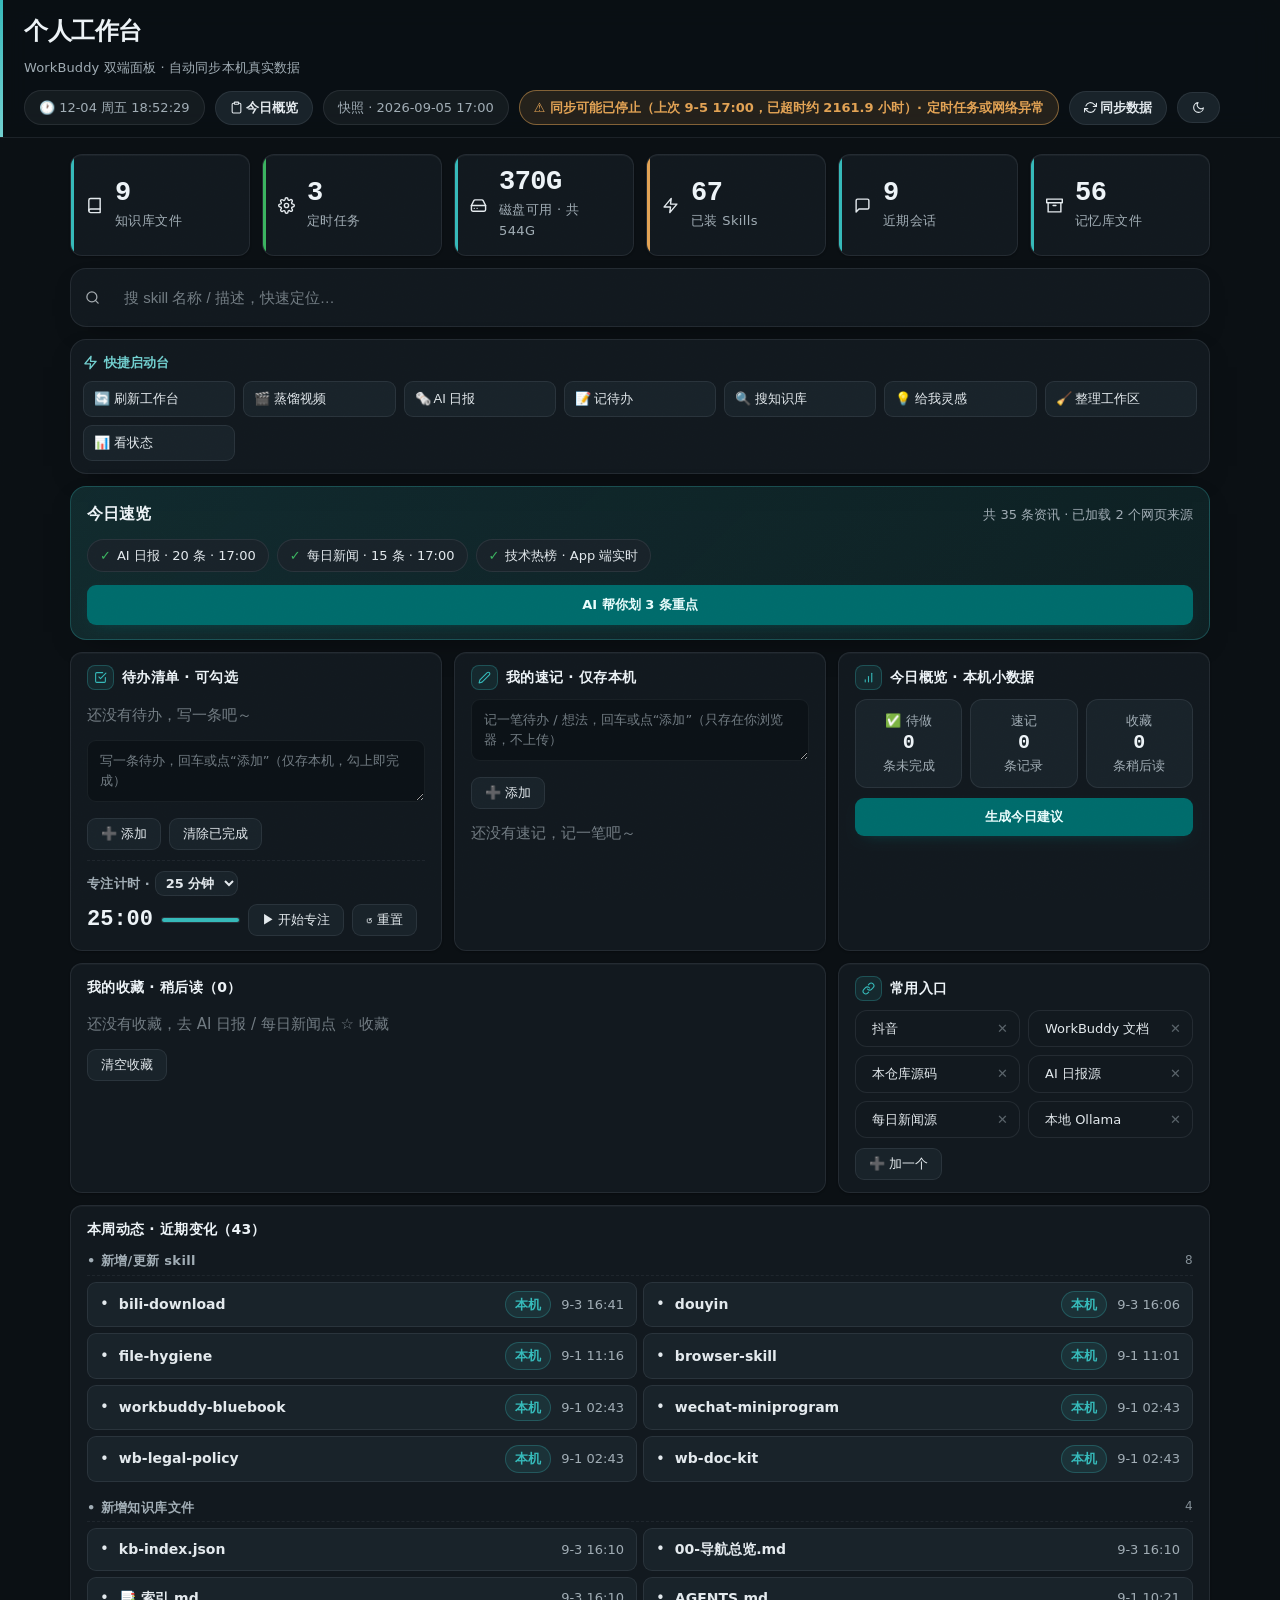
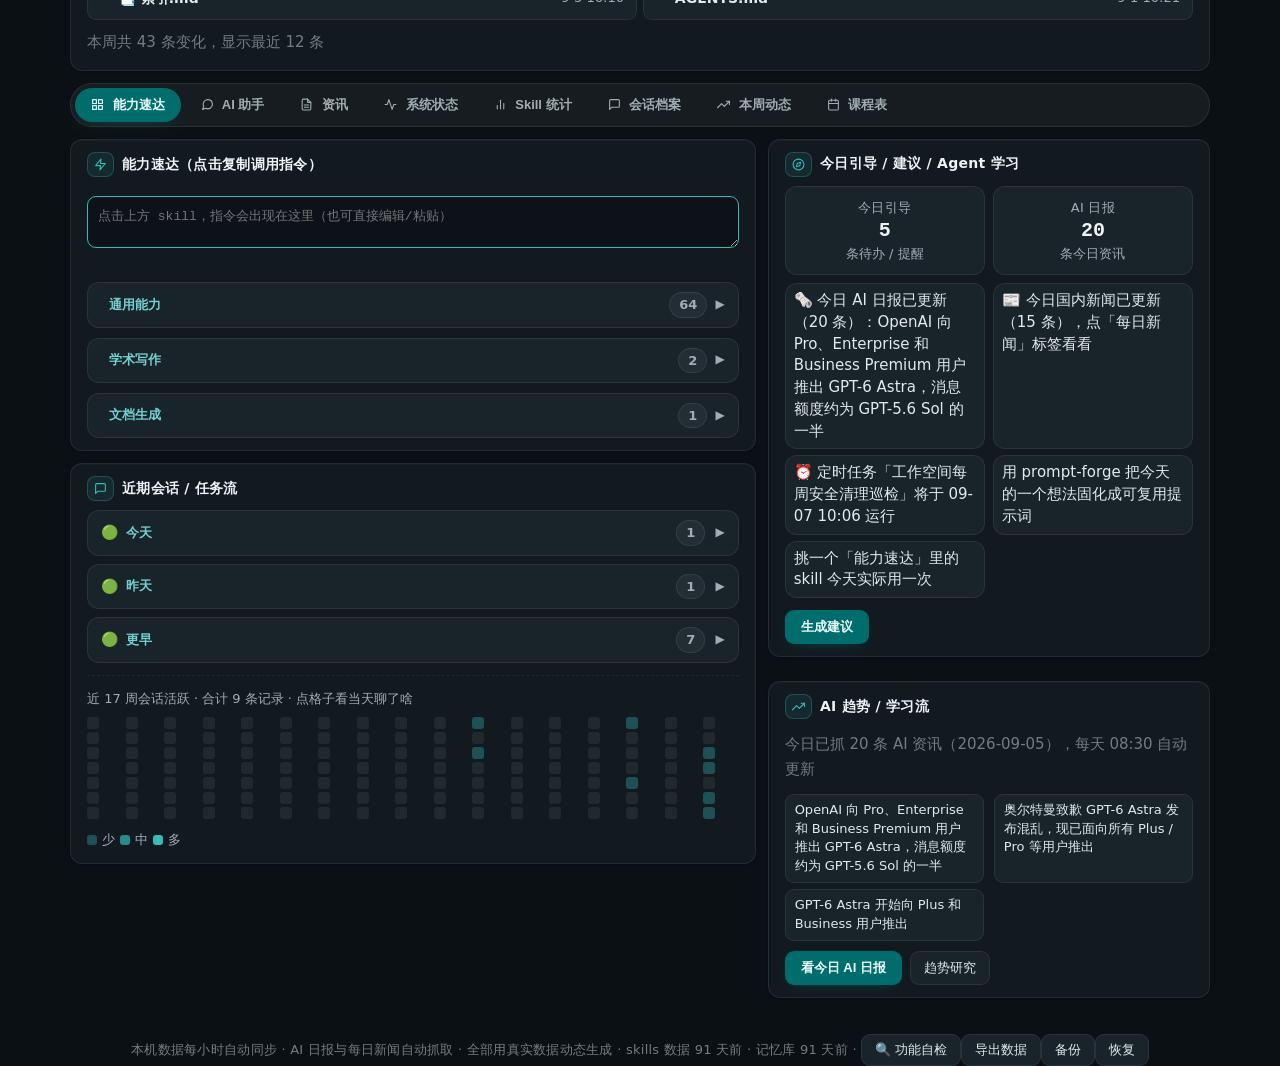
<file: index.html>
﻿<!doctype html>
<html lang="zh-CN">
<head>
<meta charset="UTF-8">
<meta name="viewport" content="width=device-width, initial-scale=1.0, viewport-fit=cover">
<meta name="theme-color" content="#0e0f13">
<title>个人工作台</title>
<meta name="description" content="WorkBuddy 双端个人操作面板：实时同步本机 skills / 模型 / 自动化 / 知识库真实数据，聚合 AI 日报与每日新闻，含速记、课程表与功能自检。">
<meta property="og:title" content="个人工作台">
<meta property="og:description" content="WorkBuddy 双端面板，自动同步本机真实数据，聚合 AI 日报与每日新闻。">
<meta property="og:type" content="website">
<meta property="og:locale" content="zh_CN">
<link rel="manifest" href="manifest.json">
<link rel="icon" href="icon.svg" type="image/svg+xml">
<link rel="icon" href="icon-192.png" type="image/png">
<link rel="apple-touch-icon" href="icon-192.png">
<link rel="stylesheet" href="styles.css?v=65">
</head>
<body>
<a class="skip" href="#main">跳到主内容</a>
<header class="header">
  <div>
    <h1>个人工作台</h1>
    <div class="sub">WorkBuddy 双端面板 · 自动同步本机真实数据</div>
  </div>
  <div class="snap-wrap">
    <span class="clock" id="clock">🕐 --:--:--</span>
    <button class="refresh-btn" id="todayBtn" onclick="copyToday()" title="把今天的 KPI / 头条 / 引导整理成一段文字复制，发给 AI 要今日建议"><svg class="ic-svg" viewBox="0 0 24 24" fill="none" stroke="currentColor" stroke-width="2" stroke-linecap="round" stroke-linejoin="round" aria-hidden="true"><path d="M16 4h2a2 2 0 0 1 2 2v14a2 2 0 0 1-2 2H6a2 2 0 0 1-2-2V6a2 2 0 0 1 2-2h2"/><rect x="8" y="2" width="8" height="4" rx="1" ry="1"/></svg> 今日概览</button>
    <div class="snap" id="snap">快照 · 加载中…</div>
    <div class="sync-status" id="syncStatus">同步状态 · 加载中…</div>
    <button class="refresh-btn" id="refreshBtn" onclick="refreshData()" title="触发云端同步：让 GitHub Actions 拉取本机最新数据并重新部署网页。需先在网页设置里填好 Token；只同步数据，不清除本地内容"><svg class="ic-svg" viewBox="0 0 24 24" fill="none" stroke="currentColor" stroke-width="2" stroke-linecap="round" stroke-linejoin="round" aria-hidden="true"><polyline points="23 4 23 10 17 10"/><polyline points="1 20 1 14 7 14"/><path d="M3.51 9a9 9 0 0 1 14.85-3.36L23 10M1 14l4.64 4.36A9 9 0 0 0 20.49 15"/></svg> 同步数据</button>
    <button class="refresh-btn" id="installBtn" onclick="promptInstall()" style="display:none" title="把工作台安装成 App（可离线、像原生应用一样打开）"><svg class="ic-svg" viewBox="0 0 24 24" fill="none" stroke="currentColor" stroke-width="2" stroke-linecap="round" stroke-linejoin="round" aria-hidden="true"><path d="M21 15v4a2 2 0 0 1-2 2H5a2 2 0 0 1-2-2v-4"/><polyline points="7 10 12 15 17 10"/><line x1="12" y1="15" x2="12" y2="3"/></svg> 安装 App</button>
    <button class="refresh-btn" id="themeBtn" onclick="toggleTheme()" title="切换主题（深色 / 浅色 / 跟随系统）"><svg class="ic-svg" viewBox="0 0 24 24" fill="none" stroke="currentColor" stroke-width="2" stroke-linecap="round" stroke-linejoin="round" aria-hidden="true"><path d="M21 12.79A9 9 0 1 1 11.21 3 7 7 0 0 0 21 12.79z"/></svg></button>
  </div>
</header>
<div class="selfcheck" id="selfCheckResult"></div>
<main class="container" id="main">
  <section class="kpis" id="kpis"></section>
  <div class="searchbar">
  <span class="si"><svg class="ic-svg" viewBox="0 0 24 24" fill="none" stroke="currentColor" stroke-width="2" stroke-linecap="round" stroke-linejoin="round" aria-hidden="true"><circle cx="11" cy="11" r="8"/><line x1="21" y1="21" x2="16.65" y2="16.65"/></svg></span>
  <input id="q" placeholder="搜 skill 名称 / 描述，快速定位…" oninput="filt()">
</div>
  <section class="quickbar">
    <div class="qb-title"><svg class="ic-svg" viewBox="0 0 24 24" fill="none" stroke="currentColor" stroke-width="2" stroke-linecap="round" stroke-linejoin="round" aria-hidden="true"><polygon points="13 2 3 14 12 14 11 22 21 10 12 10 13 2"/></svg> 快捷启动台</div>
    <div class="qb-grid" id="quickbar"></div>
  </section>
  <section class="overview" id="overview"></section>
  <div class="bento">
  <section class="card todos-card">
    <h2><span class="ic"><svg class="ic-svg" viewBox="0 0 24 24" fill="none" stroke="currentColor" stroke-width="2" stroke-linecap="round" stroke-linejoin="round" aria-hidden="true"><polyline points="9 11 12 14 22 4"/><path d="M21 12v7a2 2 0 0 1-2 2H5a2 2 0 0 1-2-2V5a2 2 0 0 1 2-2h11"/></svg></span>待办清单 · 可勾选</h2>
    <div class="todo-prog" id="todoProg"></div>
    <ul class="todos" id="todosList"></ul>
    <textarea id="todoInput" rows="2" placeholder="写一条待办，回车或点“添加”（仅存本机，勾上即完成）"></textarea>
    <div style="margin-top:8px;display:flex;gap:8px;align-items:center">
      <button class="btn-sm" onclick="addTodo()">➕ 添加</button>
      <button class="btn-sm" onclick="clearDone()">清除已完成</button>
      <span id="todosHint" class="empty"></span>
    </div>
    <div class="pomo">
      <div class="pomo-h">专注计时 ·
        <select id="pomoLen" class="pomo-sel" onchange="pomoSetLen(this.value)" title="选择专注时长">
          <option value="5">5 分钟</option>
          <option value="15">15 分钟</option>
          <option value="25" selected>25 分钟</option>
          <option value="45">45 分钟</option>
        </select>
      </div>
      <div class="pomo-row">
        <span class="pomo-t" id="pomoT">25:00</span>
        <div class="pomo-bar-wrap"><div class="pomo-bar" id="pomoBar"></div></div>
        <button class="btn-sm" id="pomoBtn" onclick="pomoToggle()">▶ 开始专注</button>
        <button class="btn-sm" onclick="pomoReset()">↺ 重置</button>
        <span id="pomoHint" class="empty"></span>
      </div>
    </div>
  </section>
  <section class="card notes-card">
    <h2><span class="ic"><svg class="ic-svg" viewBox="0 0 24 24" fill="none" stroke="currentColor" stroke-width="2" stroke-linecap="round" stroke-linejoin="round" aria-hidden="true"><path d="M17 3a2.828 2.828 0 1 1 4 4L7.5 20.5 2 22l1.5-5.5L17 3z"/></svg></span>我的速记 · 仅存本机</h2>
    <textarea id="noteInput" rows="2" placeholder="记一笔待办 / 想法，回车或点“添加”（只存在你浏览器，不上传）"></textarea>
    <div style="margin-top:8px;display:flex;gap:8px;align-items:center">
      <button class="btn-sm" onclick="addNote()">➕ 添加</button>
      <span id="notesHint" class="empty"></span>
    </div>
    <ul class="notes" id="notesList"></ul>
  </section>
  <section class="card ov-card">
    <h2><span class="ic"><svg class="ic-svg" viewBox="0 0 24 24" fill="none" stroke="currentColor" stroke-width="2" stroke-linecap="round" stroke-linejoin="round" aria-hidden="true"><line x1="12" y1="20" x2="12" y2="10"/><line x1="18" y1="20" x2="18" y2="4"/><line x1="6" y1="20" x2="6" y2="16"/></svg></span>今日概览 · 本机小数据</h2>
    <div class="ov-res" id="ovStats"></div>
    <button class="mini-btn" onclick="inspireToday()">生成今日建议</button>
  </section>
  <section class="card fav-card">
    <h2><span class="ic"><svg class="ic-svg" viewBox="0 0 24 24" fill="none" stroke="currentColor" stroke-width="2" stroke-linecap="round" stroke-linejoin="round" aria-hidden="true"><polygon points="12 2 15.09 8.26 22 9.27 17 14.14 18.18 21.02 12 17.77 5.82 21.02 7 14.14 2 9.27 8.91 8.26 12 2"/></svg></span>我的收藏 · 稍后读</h2>
    <ul class="fav-list" id="favList"></ul>
    <div style="margin-top:8px;display:flex;gap:8px;align-items:center">
      <button class="btn-sm" onclick="clearFavs()">清空收藏</button>
      <span id="favsHint" class="empty"></span>
    </div>
  </section>
  <section class="card links-card">
    <h2><span class="ic"><svg class="ic-svg" viewBox="0 0 24 24" fill="none" stroke="currentColor" stroke-width="2" stroke-linecap="round" stroke-linejoin="round" aria-hidden="true"><path d="M10 13a5 5 0 0 0 7.54.54l3-3a5 5 0 0 0-7.07-7.07l-1.72 1.71"/><path d="M14 11a5 5 0 0 0-7.54-.54l-3 3a5 5 0 0 0 7.07 7.07l1.71-1.71"/></svg></span>常用入口</h2>
    <div class="links-grid" id="linksGrid"></div>
    <div style="margin-top:10px;display:flex;gap:8px;align-items:center;flex-wrap:wrap">
      <button class="btn-sm" onclick="addLink()">➕ 加一个</button>
      <span id="linksHint" class="empty"></span>
    </div>
  </section>
  <section class="card wk-card">
    <h2><span class="ic"><svg class="ic-svg" viewBox="0 0 24 24" fill="none" stroke="currentColor" stroke-width="2" stroke-linecap="round" stroke-linejoin="round" aria-hidden="true"><polyline points="23 6 13.5 15.5 8.5 10.5 1 18"/><polyline points="17 6 23 6 23 12"/></svg></span>本周动态 · 近期变化</h2>
    <ul class="wk-list" id="wkList"></ul>
  </section>
  </div>
  <nav class="tabs">
    <button class="tab active" data-tab="cap" onclick="switchTab('cap')"><svg class="ic-svg" viewBox="0 0 24 24" fill="none" stroke="currentColor" stroke-width="2" stroke-linecap="round" stroke-linejoin="round" aria-hidden="true"><rect x="3" y="3" width="7" height="7"/><rect x="14" y="3" width="7" height="7"/><rect x="14" y="14" width="7" height="7"/><rect x="3" y="14" width="7" height="7"/></svg> 能力速达</button>
    <button class="tab" data-tab="ai" onclick="switchTab('ai')"><svg class="ic-svg" viewBox="0 0 24 24" fill="none" stroke="currentColor" stroke-width="2" stroke-linecap="round" stroke-linejoin="round" aria-hidden="true"><path d="M21 11.5a8.38 8.38 0 0 1-.9 3.8 8.5 8.5 0 0 1-7.6 4.7 8.38 8.38 0 0 1-3.8-.9L3 21l1.9-5.7a8.38 8.38 0 0 1-.9-3.8 8.5 8.5 0 0 1 4.7-7.6 8.38 8.38 0 0 1 3.8-.9h.5a8.48 8.48 0 0 1 8 8v.5z"/></svg> AI 助手</button>
    <button class="tab" data-tab="info" onclick="switchTab('info')"><svg class="ic-svg" viewBox="0 0 24 24" fill="none" stroke="currentColor" stroke-width="2" stroke-linecap="round" stroke-linejoin="round" aria-hidden="true"><path d="M14 2H6a2 2 0 0 0-2 2v16a2 2 0 0 0 2 2h12a2 2 0 0 0 2-2V8z"/><polyline points="14 2 14 8 20 8"/><line x1="16" y1="13" x2="8" y2="13"/><line x1="16" y1="17" x2="8" y2="17"/></svg> 资讯<span class="tab-dot" id="infoDot"></span></button>
    <button class="tab" data-tab="ov" onclick="switchTab('ov')"><svg class="ic-svg" viewBox="0 0 24 24" fill="none" stroke="currentColor" stroke-width="2" stroke-linecap="round" stroke-linejoin="round" aria-hidden="true"><polyline points="22 12 18 12 15 21 9 3 6 12 2 12"/></svg> 系统状态</button>
    <button class="tab" data-tab="stats" onclick="switchTab('stats')"><svg class="ic-svg" viewBox="0 0 24 24" fill="none" stroke="currentColor" stroke-width="2" stroke-linecap="round" stroke-linejoin="round" aria-hidden="true"><line x1="18" y1="20" x2="18" y2="10"/><line x1="12" y1="20" x2="12" y2="4"/><line x1="6" y1="20" x2="6" y2="14"/></svg> Skill 统计</button>
    <button class="tab" data-tab="sess" onclick="switchTab('sess')"><svg class="ic-svg" viewBox="0 0 24 24" fill="none" stroke="currentColor" stroke-width="2" stroke-linecap="round" stroke-linejoin="round" aria-hidden="true"><path d="M21 15a2 2 0 0 1-2 2H7l-4 4V5a2 2 0 0 1 2-2h14a2 2 0 0 1 2 2z"/></svg> 会话档案</button>
    <button class="tab" data-tab="week" onclick="switchTab('week')"><svg class="ic-svg" viewBox="0 0 24 24" fill="none" stroke="currentColor" stroke-width="2" stroke-linecap="round" stroke-linejoin="round" aria-hidden="true"><polyline points="23 6 13.5 15.5 8.5 10.5 1 18"/><polyline points="17 6 23 6 23 12"/></svg> 本周动态</button>
    <button class="tab" data-tab="schedule" onclick="switchTab('schedule')"><svg class="ic-svg" viewBox="0 0 24 24" fill="none" stroke="currentColor" stroke-width="2" stroke-linecap="round" stroke-linejoin="round" aria-hidden="true"><rect x="3" y="4" width="18" height="18" rx="2" ry="2"/><line x1="16" y1="2" x2="16" y2="6"/><line x1="8" y1="2" x2="8" y2="6"/><line x1="3" y1="10" x2="21" y2="10"/></svg> 课程表</button>
  </nav>
  <section class="tabpane active" id="pane-cap">
    <div class="wrap"><div class="col" id="col-cap"></div><aside class="col" id="side-cap"></aside></div>
  </section>
  <section class="tabpane" id="pane-ai">
    <div class="wrap"><div class="col" id="col-ai"></div></div>
  </section>
  <section class="tabpane" id="pane-info">
    <div class="wrap"><div class="col" id="col-info"><div id="newsBlock"></div><div id="dnewsBlock"></div></div></div>
  </section>
  <section class="tabpane" id="pane-ov">
    <div class="wrap"><div class="col" id="col-ov"></div></div>
  </section>
  <section class="tabpane" id="pane-stats">
    <div class="wrap"><div class="col" id="col-stats"></div></div>
  </section>
  <section class="tabpane" id="pane-sess">
    <div class="wrap"><div class="col" id="col-sess"></div></div>
  </section>
  <section class="tabpane" id="pane-week">
    <div class="wrap"><div class="col" id="col-week"></div></div>
  </section>
  <section class="tabpane" id="pane-schedule">
    <div class="wrap"><div class="col" id="col-schedule"></div></div>
  </section>
</main>
<div class="foot">本机数据每小时自动同步 · AI 日报与每日新闻自动抓取 · 全部用真实数据动态生成 · <span id="freshness"></span><button class="btn-sm" id="selfCheckBtn" onclick="selfCheck()" title="跑一遍功能自检，列出各模块是否正常">🔍 功能自检</button><button class="btn-sm" onclick="exportAll()" title="把速记/待办/收藏/入口导出为 Markdown">导出数据</button><button class="btn-sm" onclick="backupExport()" title="导出 JSON 备份（可完整恢复）">备份</button><button class="btn-sm" onclick="backupImport()" title="从 JSON 备份恢复数据">恢复</button></div>
<div class="heat-modal" id="heat-detail" onclick="if(event.target===this)closeHeat()">
  <div class="heat-card">
    <div class="heat-card-h"><span id="heat-detail-date"></span><button class="heat-x" onclick="closeHeat()">✕</button></div>
    <div class="heat-card-b" id="heat-detail-body"></div>
  </div>
</div>
<script src="schedule.js?v=2"></script>
<script src="app.js?v=71"></script>
</body>
</html>
</file>
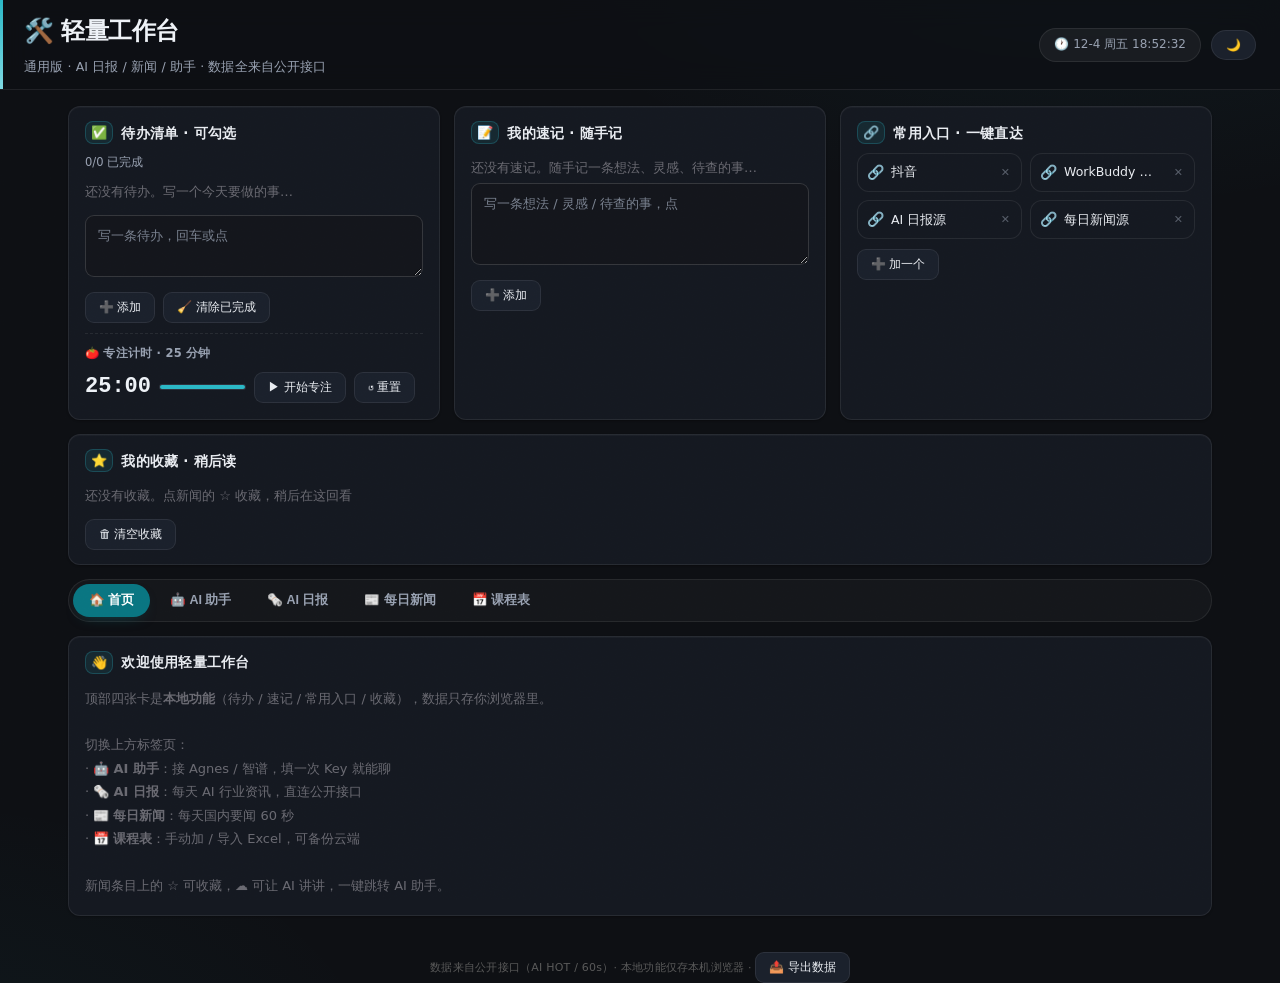
<file: lite/index.html>
<!doctype html>
<html lang="zh-CN">
<head>
<meta charset="UTF-8">
<meta name="viewport" content="width=device-width, initial-scale=1.0, viewport-fit=cover">
<meta name="theme-color" content="#0e0f13">
<title>轻量工作台</title>
<meta name="description" content="通用版个人工作台：AI 日报 / 每日新闻 / AI 助手 / 待办 / 速记 / 收藏 / 课程表。纯前端，不依赖任何本机服务。">
<meta property="og:title" content="轻量工作台">
<meta property="og:description" content="通用版个人工作台，聚合 AI 日报与每日新闻，含待办/速记/收藏/AI 助手。">
<meta property="og:type" content="website">
<meta property="og:locale" content="zh_CN">
<link rel="manifest" href="manifest.json">
<link rel="icon" href="icon.svg" type="image/svg+xml">
<link rel="icon" href="icon-192.png" type="image/png">
<link rel="apple-touch-icon" href="icon-192.png">
<link rel="stylesheet" href="styles.css?v=1">
</head>
<body>
<a class="skip" href="#main">跳到主内容</a>
<header class="header">
  <div>
    <h1>🛠️ 轻量工作台</h1>
    <div class="sub">通用版 · AI 日报 / 新闻 / 助手 · 数据全来自公开接口</div>
  </div>
  <div class="snap-wrap">
    <span class="clock" id="clock">🕐 --:--:--</span>
    <button class="refresh-btn" id="themeBtn" onclick="toggleTheme()" title="切换深色 / 浅色">🌙</button>
  </div>
</header>
<main class="container" id="main">
  <div class="bento">
  <section class="card todos-card">
    <h2><span class="ic">✅</span>待办清单 · 可勾选</h2>
    <div class="todo-prog" id="todoProg"></div>
    <ul class="todos" id="todosList"></ul>
    <textarea id="todoInput" rows="2" placeholder="写一条待办，回车或点"添加"（仅存本机，勾上即完成）"></textarea>
    <div style="margin-top:8px;display:flex;gap:8px;align-items:center">
      <button class="btn-sm" onclick="addTodo()">➕ 添加</button>
      <button class="btn-sm" onclick="clearDone()">🧹 清除已完成</button>
      <span id="todosHint" class="empty"></span>
    </div>
    <div class="pomo">
      <div class="pomo-h">🍅 专注计时 · 25 分钟</div>
      <div class="pomo-row">
        <span class="pomo-t" id="pomoT">25:00</span>
        <div class="pomo-bar-wrap"><div class="pomo-bar" id="pomoBar"></div></div>
        <button class="btn-sm" id="pomoBtn" onclick="pomoToggle()">▶ 开始专注</button>
        <button class="btn-sm" onclick="pomoReset()">↺ 重置</button>
        <span id="pomoHint" class="empty"></span>
      </div>
    </div>
  </section>
  <section class="card notes-card">
    <h2><span class="ic">📝</span>我的速记 · 随手记</h2>
    <ul class="notes" id="notesList"></ul>
    <textarea id="noteInput" rows="3" placeholder="写一条想法 / 灵感 / 待查的事，点"添加"保存（仅存本机）"></textarea>
    <div style="margin-top:8px;display:flex;gap:8px;align-items:center">
      <button class="btn-sm" onclick="addNote()">➕ 添加</button>
      <span class="empty" id="notesHint"></span>
    </div>
  </section>
  <section class="card links-card">
    <h2><span class="ic">🔗</span>常用入口 · 一键直达</h2>
    <div class="links-grid" id="linksGrid"></div>
    <div style="margin-top:10px;display:flex;gap:8px;align-items:center;flex-wrap:wrap">
      <button class="btn-sm" onclick="addLink()">➕ 加一个</button>
      <span id="linksHint" class="empty"></span>
    </div>
  </section>
  <section class="card fav-card">
    <h2><span class="ic">⭐</span>我的收藏 · 稍后读</h2>
    <ul class="fav-list" id="favsList"></ul>
    <div style="margin-top:8px;display:flex;gap:8px;align-items:center">
      <button class="btn-sm" onclick="clearFavs()">🗑 清空收藏</button>
      <span id="favsHint" class="empty"></span>
    </div>
  </section>
  </div>
  <nav class="tabs">
    <button class="tab active" data-tab="cap" onclick="switchTab('cap')">🏠 首页</button>
    <button class="tab" data-tab="ai" onclick="switchTab('ai')">🤖 AI 助手</button>
    <button class="tab" data-tab="news" onclick="switchTab('news')">🗞️ AI 日报</button>
    <button class="tab" data-tab="dnews" onclick="switchTab('dnews')">📰 每日新闻</button>
    <button class="tab" data-tab="schedule" onclick="switchTab('schedule')">📅 课程表</button>
  </nav>
  <section class="tabpane active" id="pane-cap">
    <div class="wrap"><div class="col" id="col-cap">
      <div class="card"><h2><span class="ic">👋</span>欢迎使用轻量工作台</h2>
      <div class="empty" style="line-height:1.8">
        顶部四张卡是<b>本地功能</b>（待办 / 速记 / 常用入口 / 收藏），数据只存你浏览器里。<br><br>
        切换上方标签页：<br>
        · 🤖 <b>AI 助手</b>：接 Agnes / 智谱，填一次 Key 就能聊<br>
        · 🗞️ <b>AI 日报</b>：每天 AI 行业资讯，直连公开接口<br>
        · 📰 <b>每日新闻</b>：每天国内要闻 60 秒<br>
        · 📅 <b>课程表</b>：手动加 / 导入 Excel，可备份云端<br><br>
        新闻条目上的 ☆ 可收藏，☁️ 可让 AI 讲讲，一键跳转 AI 助手。
      </div></div>
    </div></div>
  </section>
  <section class="tabpane" id="pane-ai">
    <div class="wrap"><div class="col" id="col-ai"></div></div>
  </section>
  <section class="tabpane" id="pane-news">
    <div class="wrap"><div class="col" id="col-news"></div></div>
  </section>
  <section class="tabpane" id="pane-dnews">
    <div class="wrap"><div class="col" id="col-dnews"></div></div>
  </section>
  <section class="tabpane" id="pane-schedule">
    <div class="wrap"><div class="col" id="col-schedule"></div></div>
  </section>
</main>
<div class="foot">数据来自公开接口（AI HOT / 60s）· 本地功能仅存本机浏览器 · <button class="btn-sm" onclick="exportAll()" title="把待办/速记/收藏/入口导出为 Markdown">📤 导出数据</button></div>
<script src="schedule.js?v=1"></script>
<script src="app.js?v=1"></script>
</body>
</html>
</file>
<file: styles.css>
﻿/* ============================================================
   个人工作台 · 设计系统 v4 (Hallmark redesign · 精致化提升)
   macrostructure: Workbench (in-place visual refinement)
   genre: modern-minimal · anchor hue: teal 195
   ------------------------------------------------------------
   Hallmark · pre-emit critique: P5 H4 E5 S4 R5 V4
   Hallmark · macrostructure: Workbench · tone: utilitarian-refined
            · anchor hue: 195 (teal) · contrast: pass (40–41)
            · nav: header-island · footer: inline-strip · slop: pass (42–45)
            · honest: pass (46) · chrome: pass (47) · tokens: pass (48)
            · responsive: pass (34,49,50–57) · icons: emoji preserved (brand voice)
   ------------------------------------------------------------
   纪律：
   - 全部色值转 OKLCH，提炼为命名令牌；内联 rgba/hex 一律改为 var(--token)
   - 单一强调色（青 teal），深色主题 tint 偏冷(anchor h=240)，浅色同套语言
   - 4pt 间距令牌统一层级；按钮补齐 focus-visible 8 态
   - 进度条保留 width 动画：app.js 直接驱动 .style.width，改 transform 会破坏功能
   - emoji 图标保留：属产品既定语音，非 AI 默认 tell，改它属范围扩大
   - 保留全部 app.js 依赖的 class / id / 变量（--accent / --accent2 / --sub ...）
   ============================================================ */
:root{
  /* ---- 表面层（深色，偏冷 anchor h=240） ---- */
  --paper:      oklch(17% 0.012 240);   /* 原 #0e1014 背景 */
  --panel:      oklch(21% 0.016 240);   /* 原 #151921 卡片 */
  --panel-2:    oklch(25% 0.020 240);   /* 原 #1b212c 内嵌面板 */
  --panel-3:    oklch(28% 0.022 240);   /* 抬升层（弹窗/聚焦输入） */
  --input-bg:   oklch(18% 0.014 240);   /* 原 #14161c 输入框底 */

  /* ---- 线条（朝 anchor 微染，禁用纯灰） ---- */
  --line:       oklch(85% 0.02 240 / .10);
  --line-soft:  oklch(85% 0.02 240 / .06);
  --line-mid:   oklch(85% 0.02 240 / .07);

  /* ---- 文字 ---- */
  --ink:        oklch(93% 0.008 240);   /* 原 #e9ecf1 正文 */
  --ink-strong: oklch(96% 0.008 240);   /* 原 #eef2f7 标题 */
  --sub:        oklch(74% 0.018 240);   /* 原 #99a2b2 次要，提亮防糊 */
  --sub-2:      oklch(58% 0.016 240);   /* 原 #6a6a72/#79818f 占位/极次 */

  /* 等宽字体栈：仪表数字 / 技术标识，tabular-nums 对齐 */
  --mono:"SF Mono","JetBrains Mono","Roboto Mono",ui-monospace,Menlo,Consolas,monospace;

  /* ---- 单一强调色（青 teal），深色可读；app.js 内联依赖，务必保留 ---- */
  --accent:        oklch(72% 0.11 195);   /* 原 #2bb8c6 */
  --accent-2:      oklch(80% 0.09 195);   /* 原 #7fd9e2 */
  --accent2:       var(--accent-2);        /* app.js 内联样式用旧名 --accent2（无连字符），保持兼容，勿删 */
  --accent-strong: oklch(48% 0.085 195);  /* 原 #0a7682 按钮填充 */
  --accent-ink:    oklch(98% 0.02 195);   /* 强调填充上的文字（近白） */
  --green:  oklch(68% 0.16 150);   /* 原 #3fb950 */
  --amber:  oklch(76% 0.12 70);    /* 原 #f0a85a */
  --red:    oklch(66% 0.18 25);    /* 原 #ff6b6b */

  /* ---- 强调衍生（tint / 描边 / 聚焦环 / 光晕） ---- */
  --tint:        oklch(72% 0.11 195 / .10);
  --tint-2:      oklch(72% 0.11 195 / .16);
  --accent-line:  oklch(72% 0.11 195 / .45);
  --accent-line-2:oklch(72% 0.11 195 / .28);
  --ring:        oklch(72% 0.11 195 / .35);
  --focus:       oklch(72% 0.11 195 / .55);
  --glow:        oklch(72% 0.11 195 / .07);
  --glow-2:      oklch(72% 0.11 195 / .05);

  /* 语义色衍生（描边/底色，避免内联 rgba） */
  --green-soft: oklch(68% 0.16 150 / .12);
  --green-line: oklch(68% 0.16 150 / .40);
  --amber-soft: oklch(76% 0.12 70 / .12);
  --amber-line: oklch(76% 0.12 70 / .50);
  --red-soft:   oklch(66% 0.18 25 / .12);
  --red-line:   oklch(66% 0.18 25 / .45);

  /* ---- 圆角体系 ---- */
  --radius-lg:16px; --radius:12px; --radius-sm:9px; --radius-pill:999px;

  /* ---- 缓动（克制，非 overshoot） ---- */
  --ease: cubic-bezier(.32,.72,0,1);
  --ease-out: cubic-bezier(.16,1,.3,1);

  /* ---- 分层阴影（透明黑，非调色板色） ---- */
  --shadow-sm:0 1px 2px rgba(0,0,0,.28);
  --shadow-md:0 10px 30px -18px rgba(0,0,0,.65);
  --shadow-lg:0 24px 60px -24px rgba(0,0,0,.7);
  /* ---- 强调色投影（源自令牌，禁止再写死 hex/rgba 强调色） ---- */
  --sh-btn:    0 6px 16px -10px oklch(48% 0.085 195 / .72);  /* 按钮 / 激活 tab / CTA，源自 --accent-strong */
  --sh-accent: 0 8px 20px -10px oklch(72% 0.11 195 / .42);   /* 悬停青色辉光，源自 --accent */

  /* ---- 4pt 间距令牌 ---- */
  --space-3xs:4px; --space-2xs:8px; --space-xs:12px;
  --space-sm:16px; --space-md:20px; --space-lg:24px;
  --space-xl:32px; --space-2xl:40px; --space-3xl:56px;

  /* ---- 字号阶梯 ---- */
  --text-xs:12px; --text-sm:13px; --text-base:14px; --text-md:15px;
  --text-lg:16px; --text-xl:20px; --text-2xl:24px;
}
*{box-sizing:border-box}
html{scroll-behavior:smooth;overflow-x:clip}
body{
  margin:0;
  background:
    radial-gradient(1100px 600px at 85% -12%, var(--glow), transparent 55%),
    radial-gradient(900px 520px at -8% 110%, var(--glow-2), transparent 55%),
    var(--paper);
  color:var(--ink);
  font-family:-apple-system,BlinkMacSystemFont,"Segoe UI","PingFang SC","Microsoft YaHei",system-ui,sans-serif;
  font-size:var(--text-md);line-height:1.65;
  overflow-x:clip;
}
/* 自包含细噪点纹理：强化质感，不依赖任何外部资源，离线可用 */
body::after{
  content:"";position:fixed;inset:0;z-index:9;pointer-events:none;
  background-image:url("data:image/svg+xml,%3Csvg xmlns='http://www.w3.org/2000/svg' width='140' height='140'%3E%3Cfilter id='n'%3E%3CfeTurbulence type='fractalNoise' baseFrequency='0.85' numOctaves='2' stitchTiles='stitch'/%3E%3C/filter%3E%3Crect width='100%25' height='100%25' filter='url(%23n)'/%3E%3C/svg%3E");
  opacity:.03;mix-blend-mode:soft-light;
}
a{color:var(--accent);text-decoration:none}
a:hover{text-decoration:underline}
:focus-visible{outline:2px solid var(--focus);outline-offset:2px;border-radius:var(--radius-sm)}
/* 全局细滚动条 */
*{scrollbar-width:thin;scrollbar-color:rgba(255,255,255,.18) transparent}
::-webkit-scrollbar{width:8px;height:8px}
::-webkit-scrollbar-thumb{background:rgba(255,255,255,.16);border-radius:4px}
body.light ::-webkit-scrollbar-thumb{background:rgba(0,0,0,.18)}
::-webkit-scrollbar-thumb:hover{background:rgba(255,255,255,.26)}
::-webkit-scrollbar-track{background:transparent}

/* ---------- 跳转链接（a11y） ---------- */
.skip{position:absolute;left:-999px;top:8px;z-index:60;background:var(--accent-strong);color:var(--accent-ink);padding:8px 14px;border-radius:var(--radius-sm);font-size:var(--text-sm)}
.skip:focus{left:12px}

/* ---------- 顶栏（sticky 半透明 island） ---------- */
.header{position:sticky;top:0;z-index:20;padding:var(--space-xs) var(--space-lg);background:oklch(17% 0.012 240 / .72);backdrop-filter:blur(14px) saturate(140%);-webkit-backdrop-filter:blur(14px) saturate(140%);border-bottom:1px solid var(--line);display:flex;justify-content:space-between;align-items:center;gap:var(--space-xs);flex-wrap:wrap}
.header::before{content:"";position:absolute;left:0;top:0;bottom:0;width:3px;background:linear-gradient(var(--accent),var(--accent-2))}
.header h1{margin:0;font-size:24px;color:var(--ink-strong);letter-spacing:-.02em;font-weight:700;display:flex;align-items:center;gap:10px}
.header .sub{color:var(--sub);font-size:var(--text-sm);margin-top:5px;letter-spacing:.01em}
.header .snap{font-size:var(--text-sm);color:var(--sub);background:var(--line-soft);border:1px solid var(--line);border-radius:var(--radius-pill);padding:6px 14px;white-space:nowrap}
.sync-status{font-size:var(--text-sm);border-radius:var(--radius-pill);padding:6px 14px;white-space:nowrap;border:1px solid var(--line);background:var(--line-soft);color:var(--sub)}
.sync-status.ok{color:var(--green);border-color:var(--green-line);background:var(--green-soft)}
.sync-status.warn{color:var(--amber);border-color:var(--amber-line);background:var(--amber-soft);font-weight:600;animation:pulseWarn 1.8s ease-in-out infinite}
@keyframes pulseWarn{0%,100%{box-shadow:0 0 0 0 var(--amber-soft)}50%{box-shadow:0 0 0 4px oklch(76% 0.12 70 / .10)}}
.mcp{display:inline-block;padding:3px 10px;border-radius:var(--radius-pill);background:var(--line-soft);border:1px solid var(--line);font-size:var(--text-sm);margin:2px 3px 2px 0}
.mcp.off{opacity:.45;text-decoration:line-through;color:var(--sub)}
.mcp-badge{font-size:13px;color:var(--amber);border:1px solid var(--amber-line);border-radius:6px;padding:0 5px;margin-left:4px;text-decoration:none;vertical-align:middle}
.clock{font-size:var(--text-sm);color:var(--sub);background:var(--line-soft);border:1px solid var(--line);border-radius:var(--radius-pill);padding:6px 14px;white-space:nowrap;font-variant-numeric:tabular-nums}

/* ---------- 容器 / KPI ---------- */
.container{max-width:1180px;margin:0 auto;padding:var(--space-sm) var(--space-md)}
.kpis{display:grid;grid-template-columns:repeat(6,1fr);gap:var(--space-xs);margin-bottom:var(--space-xs)}
@media(max-width:900px){.kpis{grid-template-columns:repeat(3,1fr)}}
@media(max-width:680px){.kpis{grid-template-columns:repeat(2,1fr)}}
.kpi{position:relative;display:flex;align-items:center;gap:12px;background:var(--panel);border:1px solid var(--line);border-radius:var(--radius);padding:13px 15px;overflow:hidden;box-shadow:var(--shadow-sm),inset 0 1px 0 rgba(255,255,255,.04);transition:transform .25s var(--ease),border-color .2s,box-shadow .25s;animation:fadeIn .5s ease both;cursor:pointer}
.kpi:hover{border-color:var(--accent-line);transform:translateY(-2px);box-shadow:var(--shadow-md)}
.kpi:focus-visible{outline:2px solid var(--focus);outline-offset:2px}
.kpi::before{content:"";position:absolute;left:0;top:0;bottom:0;width:3px;background:var(--accent)}
.kpi-blue::before,.kpi-purple::before{background:var(--accent)}
.kpi-green::before{background:var(--green)}
.kpi-amber::before{background:var(--amber)}
.kpi .ki{font-size:22px;line-height:1;flex:none}
.kpi .kv{font-size:27px;font-weight:700;color:var(--ink-strong);font-family:var(--mono);font-variant-numeric:tabular-nums;letter-spacing:-.02em;line-height:1.05}
.kpi .kl{font-size:13px;color:var(--sub);margin-top:2px;letter-spacing:.03em;font-weight:500}

/* ---------- 通用栅格 / 卡片 ---------- */
.wrap{display:grid;grid-template-columns:1.55fr 1fr;gap:var(--space-xs);align-items:start}
.col{display:flex;flex-direction:column;gap:var(--space-xs)}
@media(max-width:880px){.wrap{grid-template-columns:1fr}}
@keyframes fadeIn{from{opacity:0;transform:translateY(6px)}to{opacity:1;transform:none}}
.card{position:relative;background:var(--panel);border:1px solid var(--line);border-radius:var(--radius);padding:var(--space-xs) var(--space-sm);box-shadow:var(--shadow-sm),inset 0 1px 0 rgba(255,255,255,.03);transition:transform .25s var(--ease),border-color .25s,box-shadow .25s;animation:fadeIn .5s ease both;scroll-margin-top:76px}
.card:hover{transform:translateY(-2px);border-color:var(--accent-line-2);box-shadow:var(--shadow-md)}
.card:focus-within{border-color:var(--accent-line-2)}
.card h2{margin:0 0 9px;font-size:14px;color:var(--ink-strong);display:flex;align-items:center;gap:8px;font-weight:600;letter-spacing:.02em}
.card h2 .ic{font-size:14px;background:var(--tint);border:1px solid var(--accent-line-2);border-radius:8px;padding:5px 6px;display:inline-flex;line-height:1;color:var(--accent)}
/* 线条图标（Feather 风格，替代 emoji）：尺寸统一、颜色跟随 currentColor */
.ic-svg{width:14px;height:14px;display:inline-block;vertical-align:-2px;flex:none}
.card h2 .ic .ic-svg,.side-card h4 .ic .ic-svg{width:13px;height:13px}
.tab .ic-svg{width:13px;height:13px;vertical-align:-2px;margin-right:5px}
.refresh-btn .ic-svg,.btn .ic-svg,.btn-sm .ic-svg,.mini-btn .ic-svg{width:13px;height:13px;vertical-align:-2px}
.qb-title .ic-svg,.qb-item .ic-svg{width:15px;height:15px;vertical-align:-3px}
.kpi .ic-svg{width:17px;height:17px}
.si .ic-svg{width:15px;height:15px;vertical-align:-3px}

/* ===== 布局重排：三小卡 + 时间线整行 ===== */
.bento{display:grid;grid-template-columns:repeat(3,1fr);gap:var(--space-xs);align-items:stretch;margin-bottom:var(--space-xs)}
.bento>.card{margin:0;min-width:0}
.bento>.wk-card{grid-column:1/-1}
/* 入场 stagger */
.bento>.card:nth-child(2){animation-delay:.05s}
.bento>.card:nth-child(3){animation-delay:.10s}
.bento>.card:nth-child(4){animation-delay:.15s}
.bento>.card:nth-child(5){animation-delay:.20s}
.bento>.card:nth-child(6){animation-delay:.25s}
.kpis>.kpi:nth-child(2){animation-delay:.04s}
.kpis>.kpi:nth-child(3){animation-delay:.08s}
.kpis>.kpi:nth-child(4){animation-delay:.12s}
.kpis>.kpi:nth-child(5){animation-delay:.16s}
.kpis>.kpi:nth-child(6){animation-delay:.20s}
@media(max-width:1000px){.bento{grid-template-columns:1fr 1fr}}
@media(max-width:680px){.bento{grid-template-columns:1fr}.bento>.wk-card{grid-column:auto}}

/* ---------- 输入框 / 按钮 ---------- */
#cmdbox{width:100%;background:var(--input-bg);border:1px solid var(--accent);color:var(--ink);border-radius:var(--radius-sm);padding:10px;font-size:var(--text-sm);resize:vertical;transition:box-shadow .2s;margin-top:10px}
#hint{color:var(--green);font-size:var(--text-sm);min-height:16px;margin-top:6px}
#q{width:100%;padding:11px 14px 11px 40px;background:transparent;border:1px solid transparent;color:var(--ink);border-radius:var(--radius-sm);font-size:var(--text-md);transition:border-color .2s,box-shadow .2s}
#q::placeholder{color:var(--sub-2)}
#q:focus{border-color:var(--accent);outline:none;box-shadow:0 0 0 3px var(--tint)}
.btn{background:var(--accent-strong);color:var(--accent-ink);border:none;padding:8px 16px;border-radius:var(--radius-sm);cursor:pointer;font-size:var(--text-sm);font-weight:600;box-shadow:var(--sh-btn);transition:transform .15s,filter .15s,box-shadow .15s}
.btn:hover{filter:brightness(1.08);transform:translateY(-1px);box-shadow:var(--sh-btn)}
.btn:focus-visible{outline:2px solid var(--focus);outline-offset:2px}
.btn:active{transform:scale(.97)}
.btn:disabled{opacity:.55;cursor:not-allowed;transform:none;filter:none}
.btn-sm{background:var(--panel-2);color:var(--ink);border:1px solid var(--line);padding:6px 13px;border-radius:var(--radius-sm);cursor:pointer;font-size:var(--text-sm);transition:transform .15s,background .15s,border-color .15s}
.btn-sm:hover{background:var(--line-soft);border-color:var(--accent);transform:translateY(-1px)}
.btn-sm:focus-visible{outline:2px solid var(--focus);outline-offset:2px}
.btn-sm:active{transform:scale(.97)}
.btn-sm:disabled{opacity:.55;cursor:not-allowed;transform:none}
.btn-sm.danger{color:var(--red);border-color:var(--red-line)}
.btn-sm.danger:hover{background:var(--red-soft);border-color:var(--red);transform:translateY(-1px)}
.sched-clear{display:flex;align-items:center;gap:10px;padding:12px 14px}
#noteInput{width:100%;background:var(--input-bg);border:1px solid var(--line-mid);border-radius:var(--radius-sm);color:var(--ink);padding:10px 12px;font-size:var(--text-sm);line-height:1.55;resize:vertical;font-family:inherit;transition:border-color .2s,box-shadow .2s,background .2s}
#noteInput::placeholder{color:var(--sub-2)}
#noteInput:focus{border-color:var(--accent);outline:none;box-shadow:0 0 0 3px var(--tint);background:var(--input-bg)}
textarea:focus{outline:2px solid var(--accent-strong);outline-offset:-1px;background:var(--panel-3)}

/* ---------- 速记 ---------- */
.notes{list-style:none;margin:8px 0 0;padding:0;display:flex;flex-direction:column;gap:6px}
.note{display:flex;align-items:flex-start;gap:8px;background:var(--panel-2);border:1px solid var(--line);border-radius:var(--radius-sm);padding:7px 9px;font-size:var(--text-sm);animation:fadeIn .3s ease both;transition:border-color .18s,background .18s}
.note:hover{border-color:var(--accent-line-2);background:var(--tint)}
.note .nt{flex:1;line-height:1.5;word-break:break-word}
.note .nd{background:transparent;border:none;color:var(--sub);cursor:pointer;font-size:var(--text-md);padding:0 2px;line-height:1}
.note .nd:hover{color:var(--red)}

/* ---------- 搜索 / 快捷启动台 ---------- */
.searchbar{position:relative;display:flex;align-items:center;gap:10px;background:var(--panel);border:1px solid var(--line);border-radius:var(--radius-lg);padding:var(--space-2xs) var(--space-xs);margin-bottom:var(--space-xs);box-shadow:var(--shadow-md)}
.searchbar .si{position:absolute;left:14px;font-size:14px;opacity:.7;pointer-events:none}
.quickbar{background:var(--panel);border:1px solid var(--line);border-radius:var(--radius-lg);padding:var(--space-xs);margin-bottom:var(--space-xs);box-shadow:var(--shadow-md);animation:fadeIn .5s ease both}
.quickbar .qb-title{font-size:var(--text-sm);color:var(--accent-2);margin-bottom:8px;display:flex;align-items:center;gap:6px;font-weight:600}
.qb-grid{display:grid;grid-template-columns:repeat(auto-fill,minmax(140px,1fr));gap:8px}
.qb{background:var(--panel-2);border:1px solid var(--line);color:var(--ink);padding:8px 10px;border-radius:var(--radius-sm);cursor:pointer;font-size:var(--text-sm);text-align:left;transition:transform .18s var(--ease),border-color .18s,background .18s,box-shadow .18s}
.qb:hover{border-color:var(--accent);background:var(--tint);transform:translateY(-2px);box-shadow:var(--sh-accent)}
.qb:focus-visible{outline:2px solid var(--focus);outline-offset:2px}
.qb:active{transform:scale(.97)}

/* ---------- 技能分类 / 分组 ---------- */
#skills{display:flex;flex-direction:column;gap:10px;margin-top:4px}
.cat{border:1px solid var(--line);border-radius:var(--radius);background:var(--panel-2);overflow:hidden}
.cat-h{display:flex;align-items:center;gap:8px;padding:9px 13px;cursor:pointer;font-size:var(--text-sm);font-weight:600;color:var(--accent-2);user-select:none;transition:background .18s}
.cat-h:hover{background:var(--tint)}
.cat-h:focus-visible{outline:2px solid var(--focus);outline-offset:-2px}
.cat-h .ci{font-size:14px}
.cat-h .cc{margin-left:auto;font-size:13px;color:var(--sub);background:var(--line-soft);border:1px solid var(--line);border-radius:var(--radius-pill);padding:1px 9px;font-variant-numeric:tabular-nums}
.cat-h .car{font-size:12px;color:var(--sub);transition:transform .2s}
.cat.open .cat-h .car{transform:rotate(90deg)}
.cat-b{display:none;grid-template-columns:repeat(auto-fill,minmax(240px,1fr));gap:10px;padding:4px 12px 12px;max-height:320px;overflow-y:auto;scroll-behavior:smooth}
.cat.open .cat-b{display:grid}
.cat-b::-webkit-scrollbar{width:8px}
.cat-b::-webkit-scrollbar-thumb{background:rgba(255,255,255,.14);border-radius:4px}
body.light .cat-b::-webkit-scrollbar-thumb{background:rgba(0,0,0,.16)}
.grp{border:1px solid var(--line);border-radius:var(--radius);background:var(--panel-2);overflow:hidden;margin-bottom:8px}
.grp-h{display:flex;align-items:center;gap:8px;padding:9px 13px;cursor:pointer;font-size:var(--text-sm);font-weight:600;color:var(--accent-2);user-select:none;transition:background .18s}
.grp-h:hover{background:var(--tint)}
.grp-h:focus-visible{outline:2px solid var(--focus);outline-offset:-2px}
.grp-h .ci{font-size:14px}
.grp-h .cc{margin-left:auto;font-size:13px;color:var(--sub);background:var(--line-soft);border:1px solid var(--line);border-radius:var(--radius-pill);padding:1px 9px;font-variant-numeric:tabular-nums}
.grp-h .car{font-size:12px;color:var(--sub);transition:transform .2s;margin-left:2px}
.grp.open .grp-h .car{transform:rotate(90deg)}

/* ---------- 技能卡片 ---------- */
.skill{display:flex;flex-direction:column;background:var(--panel-2);border:1px solid var(--line);border-radius:11px;padding:10px 12px;cursor:pointer;transition:transform .18s var(--ease),border-color .18s,background .18s,box-shadow .18s;font-size:var(--text-sm)}
.skill:hover{border-color:var(--accent);transform:translateY(-2px);background:var(--tint);box-shadow:var(--sh-accent)}
.skill:focus-visible{outline:2px solid var(--focus);outline-offset:2px}
.skill .sn{font-weight:600;font-size:var(--text-md);color:var(--ink)}
.skill .sd{display:-webkit-box;color:var(--sub);font-size:13px;margin-top:5px;line-height:1.5;-webkit-line-clamp:2;-webkit-box-orient:vertical;overflow:hidden}
.skill .fire{font-size:12px;margin-left:6px;background:var(--amber-soft);color:var(--amber);border-radius:8px;padding:1px 6px;font-weight:600;vertical-align:middle;white-space:nowrap}

/* ---------- 标签页 ---------- */
.tabs{display:flex;gap:4px;margin-bottom:var(--space-xs);flex-wrap:wrap;background:var(--line-soft);border:1px solid var(--line);border-radius:var(--radius-pill);padding:4px}
.tab{background:transparent;border:1px solid transparent;color:var(--sub);padding:7px 15px;border-radius:var(--radius-pill);cursor:pointer;font-size:var(--text-sm);font-weight:600;transition:border-color .18s,color .18s,background .18s,transform .18s;white-space:nowrap}
.tab:hover{color:var(--ink)}
.tab:focus-visible{outline:2px solid var(--focus);outline-offset:2px}
.tab.active{background:var(--accent-strong);color:var(--accent-ink);border-color:transparent;box-shadow:var(--sh-btn)}
.tabpane{display:none}
.tabpane.active{display:block;animation:fadeIn .4s ease both}
.tabpane .wrap{grid-template-columns:1fr}
.tab-dot{display:none;width:6px;height:6px;border-radius:50%;background:var(--red);margin-left:6px;vertical-align:middle;box-shadow:0 0 0 3px var(--red-soft)}
.tab-dot.on{display:inline-block}

/* ---------- 会话热力图 ---------- */
.heat{margin-top:12px;padding-top:12px;border-top:1px dashed var(--line-mid)}
.heat-t{font-size:var(--text-sm);color:var(--sub);margin-bottom:8px}
.heat-g{display:grid;grid-auto-flow:column;grid-template-rows:repeat(7,12px);gap:3px;overflow-x:auto;padding-bottom:4px}
.hc{width:12px;height:12px;border-radius:3px;background:rgba(255,255,255,.07)}
.hc.l1{background:oklch(72% 0.11 195 / .35)}
.hc.l2{background:oklch(72% 0.11 195 / .70)}
.hc.l3{background:var(--accent)}
.heat-lg{display:flex;align-items:center;gap:5px;font-size:13px;color:var(--sub);margin-top:6px}
.heat-lg .hc{width:10px;height:10px;display:inline-block}

/* ---------- 自动化 / 模型 / 总览 ---------- */
.auto{padding:4px 0;border-bottom:1px solid var(--line-soft);font-size:var(--text-sm);display:flex;align-items:center;gap:8px;flex-wrap:wrap}
.auto:last-child{border-bottom:none}
.auto .badge{font-size:12px;padding:2px 7px;border-radius:10px}
.badge.on{background:var(--green-soft);color:var(--green)}
.badge.off{background:var(--red-soft);color:var(--red)}
.auto .meta{color:var(--sub);font-size:13px}
.auto b{font-weight:600}
.model{display:flex;align-items:center;gap:8px;padding:2px 0;color:var(--ink);font-size:var(--text-md)}
.model .mn{font-weight:600}
.model .mm{font-size:13px;color:var(--sub);background:var(--line-soft);border:1px solid var(--line);border-radius:var(--radius-pill);padding:1px 8px;margin-left:auto}
.ov-sub{font-size:var(--text-sm);color:var(--sub);font-weight:600;margin:10px 0 4px;letter-spacing:.02em}
.ov-sub:first-of-type{margin-top:2px}
.ov-res{display:grid;grid-template-columns:repeat(3,1fr);gap:8px}
.ov-mcp{grid-column:1/-1;background:var(--panel-2);border:1px solid var(--line);border-radius:var(--radius);padding:10px 12px}
.ov-mcp-h{display:flex;align-items:center;gap:8px;margin-bottom:8px}
.ov-mcp-h .rk{font-size:13px;color:var(--sub);letter-spacing:.02em;font-weight:500}
.ov-mcp-h .rv{font-size:22px;font-weight:700;color:var(--ink-strong);font-family:var(--mono);font-variant-numeric:tabular-nums;line-height:1}
.ov-mcp-chips{display:flex;flex-wrap:wrap;gap:6px;align-items:center}
.ov-mcp-chips .mcp{margin:0}
.ov-metric{display:flex;flex-direction:column;background:var(--panel-2);border:1px solid var(--line);border-radius:var(--radius);padding:10px 12px;gap:2px;transition:border-color .2s;align-items:center;text-align:center}
.ov-metric:hover{border-color:var(--accent-line-2)}
.ov-metric .rk{font-size:13px;color:var(--sub);letter-spacing:.02em;font-weight:500}
.ov-metric .rv{font-size:20px;font-weight:700;color:var(--ink-strong);font-family:var(--mono);font-variant-numeric:tabular-nums;line-height:1}
.ov-metric .rn{font-size:13px;color:var(--sub)}
.ov-models{display:flex;flex-wrap:wrap;gap:6px;margin-top:2px}
.ov-models .model{padding:6px 11px;background:var(--panel-2);border:1px solid var(--line);border-radius:var(--radius-pill);font-size:var(--text-sm);display:inline-flex;align-items:center;gap:6px;transition:border-color .18s,background .18s;white-space:nowrap}
.ov-models .model:hover{border-color:var(--accent);background:var(--tint)}
.ov-models .model:focus-within{border-color:var(--accent)}
.ov-models .model .mn{font-weight:600;color:var(--ink);flex:none}
.ov-models .model .mm{font-size:13px;color:var(--sub);background:var(--line-soft);border:1px solid var(--line);padding:1px 7px;border-radius:99px;flex:none}
/* ⑦ 环境体检台：Ollama 模型 2 列紧凑网格 */
.ov-ol{display:grid;grid-template-columns:repeat(2,1fr);gap:4px 8px;margin-top:2px}
.ov-ol .model{padding:4px 6px;background:var(--panel-2);border:1px solid var(--line);border-radius:var(--radius-sm)}
/* ④ 内容与知识生产：知识库文件 2 列紧凑网格 */
.ov-kb{display:grid;grid-template-columns:repeat(2,1fr);gap:4px 8px;margin-top:2px}
.ov-kb .auto{padding:4px 6px;background:var(--panel-2);border:1px solid var(--line);border-radius:var(--radius-sm)}
.ov-kb .auto:last-child{border-bottom:1px solid var(--line)}
/* ② 自动化：列表面板化 */
.ov-auto-panel{background:var(--panel-2);border:1px solid var(--line);border-radius:var(--radius);padding:4px 8px;margin-bottom:2px}
.ov-auto-panel .auto:last-child{border-bottom:none}
/* ⑤ 今日引导：列表 2 列卡片化 */
.guide-grid{display:grid;grid-template-columns:repeat(2,1fr);gap:6px 8px}
.guide-item{padding:6px 8px;background:var(--panel-2);border:1px solid var(--line);border-radius:var(--radius);font-size:var(--text-md);line-height:1.45}
.guide-item.warn{color:var(--red);background:var(--red-soft);border-color:var(--red-line)}
/* ⑧ AI 趋势卡：头条列表 */
.trend-list{display:grid;grid-template-columns:repeat(2,1fr);gap:6px 10px;margin-top:8px}
.trend{display:block;padding:6px 9px;background:var(--panel-2);border:1px solid var(--line);border-radius:var(--radius-sm);font-size:var(--text-sm);line-height:1.45;color:var(--ink);text-decoration:none;transition:border-color .18s,background .18s}
.trend:hover{border-color:var(--accent);background:var(--tint)}
.trend:focus-visible{outline:2px solid var(--focus);outline-offset:2px}
.trend .ts{display:block;font-size:13px;color:var(--sub);margin-top:1px}
@media(max-width:760px){.ov-ol,.ov-kb,.guide-grid{grid-template-columns:1fr}}
.empty{color:var(--sub-2);font-size:var(--text-md);padding:4px 0}


/* ---------- AI 日报 ---------- */
.news-head h2{align-items:center}
.news-n{font-size:13px;font-weight:600;margin-left:8px;background:var(--tint-2);color:var(--accent);border-radius:8px;padding:2px 8px;vertical-align:middle}
.news-meta{color:var(--sub);font-size:var(--text-sm);margin-top:2px}
.news-meta a{color:var(--accent)}
.news-meta a:hover{text-decoration:underline}
.news-sel{display:flex;align-items:center;gap:6px;font-size:var(--text-sm);color:var(--sub);margin-bottom:10px}
.news-sel select{appearance:none;-webkit-appearance:none;background:var(--panel-2) url("data:image/svg+xml,%3Csvg xmlns='http://www.w3.org/2000/svg' width='12' height='12' viewBox='0 0 24 24' fill='none' stroke='%2399a2b2' stroke-width='2' stroke-linecap='round' stroke-linejoin='round'%3E%3Cpath d='M6 9l6 6 6-6'/%3E%3C/svg%3E") no-repeat right 8px center;border:1px solid var(--line);border-radius:var(--radius-sm);color:var(--ink);font-family:inherit;font-size:var(--text-sm);padding:4px 22px 4px 8px;cursor:pointer;transition:border-color .18s var(--ease),background .18s var(--ease)}
.news-sel select:hover{border-color:var(--accent-line-2);background-color:var(--tint)}
.news-sel select:focus-visible{outline:2px solid var(--focus);outline-offset:2px;border-color:var(--accent);box-shadow:0 0 0 3px var(--tint)}
.news-sel select option{background:var(--panel-2);color:var(--ink)}
.nw{border:1px solid var(--line);background:var(--panel-2);border-radius:var(--radius);padding:10px 14px;margin-top:8px;animation:fadeIn .3s ease both;transition:border-color .18s,background .18s,transform .18s var(--ease),box-shadow .18s}
.nw:hover{border-color:var(--accent-line);transform:translateY(-1px);box-shadow:var(--shadow-sm)}
.nw-t{font-size:var(--text-md);font-weight:500;line-height:1.55;letter-spacing:.01em;color:var(--ink)}
.nw-d{font-size:var(--text-sm);line-height:1.65;color:var(--sub);margin-top:5px;word-break:break-word}
.nw-d.clamp{max-height:4.6em;overflow:hidden;position:relative}
.nw-d.clamp.open{max-height:none;overflow:visible}
.nw-d.clamp:not(.open)::after{content:"";position:absolute;left:0;right:0;bottom:0;height:1.8em;background:linear-gradient(transparent,var(--panel-2))}
.nw-toggle{display:block;margin-top:3px;font-size:13px;background:transparent;border:none;color:var(--accent);cursor:pointer;padding:2px 0;font-family:inherit}
.nw-toggle:hover{text-decoration:underline}
.nw-f{display:flex;align-items:center;gap:8px;flex-wrap:wrap;margin-top:6px}
.nw-s{font-size:13px;color:var(--sub);opacity:.85}
.nw-a{font-size:13px;color:var(--accent)}
.nw-a:hover{text-decoration:underline}
.nw-ask{margin-left:auto;font-size:13px;font-weight:600;background:var(--tint);border:1px solid var(--accent-line-2);color:var(--accent);border-radius:999px;padding:3px 11px;cursor:pointer;transition:.15s;display:inline-flex;align-items:center;gap:4px}
.nw-ask:hover{background:var(--tint-2);border-color:var(--accent);color:var(--accent)}
.nw-ask:focus-visible{outline:2px solid var(--focus);outline-offset:2px}
.nw-ask.flashed{border-color:var(--green-line);background:var(--green-soft);color:var(--green)}
.nw-ask.flashed-fail{border-color:var(--amber-line);background:var(--amber-soft);color:var(--amber)}
/* 收藏按钮 ☆/★ 幽灵小按钮 */
.fav-btn{margin-left:auto;font-size:var(--text-sm);background:transparent;border:1px solid var(--line);color:var(--sub);border-radius:8px;padding:2px 7px;cursor:pointer;transition:.15s;line-height:1.3}
.fav-btn:hover{border-color:var(--amber-line);color:var(--amber)}
.fav-btn:focus-visible{outline:2px solid var(--focus);outline-offset:2px}
.fav-btn.on{border-color:var(--amber-line);color:var(--amber);background:var(--amber-soft)}
/* 每日新闻封面图 */
.dnews-cover{margin:-14px -16px 12px;border-radius:var(--radius) var(--radius) 0 0;max-height:200px;overflow:hidden;background:var(--panel-2)}
.dnews-cover img{width:100%;height:auto;display:block;object-fit:cover}
/* AI 日报分区折叠 */
.news-sec{padding:12px 16px}
.ns-h{display:flex;align-items:center;gap:8px;cursor:pointer;user-select:none;padding:2px 0 9px;font-size:var(--text-sm);font-weight:600;color:var(--ink);letter-spacing:.02em}
.ns-h:hover{color:var(--accent)}
.ns-h:focus-visible{outline:2px solid var(--focus);outline-offset:2px}
.ns-h .news-n{margin-left:0}
.ns-car{margin-left:auto;color:var(--sub);font-size:12px;transition:transform .18s;font-weight:500}
.ns-h.closed .ns-car{transform:rotate(-90deg)}
.ns-b{padding-bottom:2px}

/* ---------- 课程表 ---------- */
.sched-imp{display:flex;align-items:center;gap:10px;flex-wrap:wrap;margin-bottom:10px}
.sched-file{background:var(--panel-2);border:1px solid var(--line);color:var(--ink);padding:6px 12px;border-radius:var(--radius-pill);cursor:pointer;font-size:var(--text-sm);font-weight:600;transition:border-color .18s,background .18s,transform .15s;position:relative;overflow:hidden}
.sched-file:hover{border-color:var(--accent);background:var(--tint);transform:translateY(-1px)}
.sched-file:focus-visible{outline:2px solid var(--focus);outline-offset:2px}
.sched-file input[type=file]{position:absolute;inset:0;opacity:0;cursor:pointer;width:100%}
.sched-paste{width:100%;background:var(--input-bg);border:1px solid var(--line-mid);border-radius:var(--radius-sm);color:var(--ink);padding:8px 10px;font-size:var(--text-sm);line-height:1.5;resize:vertical;font-family:inherit;transition:border-color .2s,box-shadow .2s,background .2s}
.sched-paste::placeholder{color:var(--sub-2)}
.sched-paste:focus{border-color:var(--accent);outline:none;box-shadow:0 0 0 3px var(--tint);background:var(--input-bg)}
.sched-form{display:grid;grid-template-columns:repeat(auto-fill,minmax(150px,1fr));gap:8px}
.sf{width:100%;background:var(--input-bg);border:1px solid var(--line-mid);border-radius:var(--radius-sm);color:var(--ink);padding:8px 10px;font-size:var(--text-sm);font-family:inherit;transition:border-color .2s,box-shadow .2s}
.sf::placeholder{color:var(--sub-2)}
.sf:focus{border-color:var(--accent);outline:none;box-shadow:0 0 0 3px var(--tint);background:var(--input-bg)}
.sched-day{margin-top:10px;border:1px solid var(--line);border-radius:var(--radius);overflow:hidden;background:var(--panel-2)}
.sched-day-h{padding:8px 12px;font-weight:700;font-size:var(--text-sm);color:var(--accent-2);background:var(--line-soft);border-bottom:1px solid var(--line);display:flex;align-items:center;gap:8px}
.sched-row{display:flex;align-items:flex-start;gap:10px;padding:8px 12px;border-bottom:1px solid var(--line)}
.sched-row:last-child{border-bottom:none}
.sr-time{flex:0 0 84px;color:var(--accent);font-size:var(--text-sm);font-weight:600;padding-top:1px}
.sr-main{flex:1;display:flex;flex-direction:column;gap:2px;line-height:1.45}
.sr-main b{font-size:var(--text-sm)}
.sr-loc,.sr-teach,.sr-note{font-size:13px;color:var(--sub);margin-right:8px}

/* ---------- 热力图弹窗 / 顶栏按钮 ---------- */
.heat-modal{display:none;position:fixed;inset:0;background:rgba(0,0,0,.6);z-index:50;align-items:center;justify-content:center;padding:20px;animation:fadeIn .25s ease both}
.heat-card{width:100%;max-width:460px;max-height:70vh;display:flex;flex-direction:column;background:var(--panel);border:1px solid var(--line);border-radius:var(--radius-lg);overflow:hidden;box-shadow:var(--shadow-lg)}
.heat-card-h{display:flex;align-items:center;justify-content:space-between;padding:14px 18px;border-bottom:1px solid var(--line);color:var(--accent-2);font-weight:600;font-size:15px}
.heat-x{background:var(--panel-2);border:1px solid var(--line);color:var(--sub);border-radius:8px;width:30px;height:30px;cursor:pointer;font-size:14px}
.heat-x:hover{border-color:var(--accent);color:var(--ink)}
.heat-x:focus-visible{outline:2px solid var(--focus);outline-offset:2px}
.heat-card-b{overflow-y:auto;padding:8px 14px 14px}
.hdi{display:flex;align-items:center;justify-content:space-between;gap:10px;padding:11px 12px;border:1px solid var(--line);border-radius:var(--radius);margin-top:8px;background:var(--panel-2);cursor:pointer;font-size:var(--text-sm);transition:border-color .18s,background .18s,transform .18s}
.hdi:hover{border-color:var(--accent);background:var(--tint);transform:translateY(-1px)}
.hdi:focus-visible{outline:2px solid var(--focus);outline-offset:2px}
.hd-arrow{color:var(--sub);font-size:18px}
.snap-wrap{display:flex;align-items:center;gap:10px;flex-wrap:wrap;justify-content:flex-end}
.refresh-btn{background:var(--panel-2);border:1px solid var(--line);color:var(--ink);padding:7px 14px;border-radius:var(--radius-pill);cursor:pointer;font-size:var(--text-sm);font-weight:600;transition:border-color .18s,background .18s,transform .15s;white-space:nowrap}
.refresh-btn:hover{border-color:var(--accent);background:var(--tint);transform:translateY(-1px)}
.refresh-btn:focus-visible{outline:2px solid var(--focus);outline-offset:2px}
.refresh-btn:active{transform:scale(.97)}
.refresh-btn:disabled{opacity:.55;cursor:not-allowed;transform:none}
.foot{text-align:center;color:var(--sub-2);font-size:13px;margin-top:20px;letter-spacing:.02em}

/* ---------- 功能自检结果条 ---------- */
.selfcheck{display:none;margin:8px 14px 0;padding:9px 14px;border-radius:var(--radius-sm);font-size:var(--text-sm);line-height:1.5;border:1px solid var(--line);background:rgba(255,255,255,.04);color:var(--ink)}
.selfcheck.ok{border-color:var(--green-line);background:var(--green-soft);color:var(--green)}
.selfcheck.warn{border-color:var(--amber-line);background:var(--amber-soft);color:var(--amber)}
.selfcheck.run{border-color:var(--accent-line);background:var(--tint-2);color:var(--accent-2)}

/* ============================================================
   浅色主题（与深色同套设计语言，仅变量重映射为 OKLCH 浅色）
   ============================================================ */
body.light{
  --paper:   oklch(97% 0.006 240);
  --panel:   oklch(100% 0 240);
  --panel-2: oklch(96% 0.004 240);
  --panel-3: oklch(94% 0.006 240);
  --input-bg:oklch(95% 0.005 240);
  --line:    oklch(40% 0.02 240 / .12);
  --line-soft:oklch(40% 0.02 240 / .07);
  --line-mid:oklch(40% 0.02 240 / .09);
  --ink:     oklch(22% 0.012 240);
  --ink-strong:oklch(15% 0.012 240);
  --sub:     oklch(48% 0.014 240);
  --sub-2:   oklch(58% 0.012 240);
  --tint:    oklch(48% 0.085 195 / .10);
  --tint-2:  oklch(48% 0.085 195 / .16);
  --accent-line:oklch(48% 0.085 195 / .45);
  --accent-line-2:oklch(48% 0.085 195 / .30);
  --ring:    oklch(48% 0.085 195 / .40);
  --focus:   oklch(48% 0.085 195 / .55);
  --glow:    oklch(48% 0.085 195 / .05);
  --glow-2:  oklch(48% 0.085 195 / .04);
  --green-soft:oklch(60% 0.14 150 / .14); --green-line:oklch(55% 0.14 150 / .45); --green:oklch(52% 0.14 150);
  --amber-soft:oklch(70% 0.12 70 / .16);  --amber-line:oklch(64% 0.12 70 / .50);  --amber:oklch(58% 0.12 70);
  --red-soft:  oklch(60% 0.18 25 / .14);  --red-line:  oklch(54% 0.18 25 / .45);  --red:  oklch(52% 0.18 25);
}
body.light{background:radial-gradient(1100px 600px at 85% -12%, var(--glow), transparent 55%),radial-gradient(900px 520px at -8% 110%, var(--glow-2), transparent 55%),var(--paper)}
body.light .header{background:oklch(100% 0 240 / .78);border-bottom-color:var(--line)}
body.light .header::before{background:linear-gradient(var(--accent),var(--accent-2))}
body.light .header h1,body.light .kpi .kv{color:var(--ink-strong)}
body.light .card,body.light .kpi,body.light .quickbar,body.light .searchbar,body.light .cat,body.light .grp,body.light .skill,body.light .note,body.light .ov-mcp,body.light .ov-metric,body.light .heat-card,body.light .qb,body.light .nw{box-shadow:var(--shadow-sm)}
body.light .model .mm{background:oklch(94% 0.004 240);border-color:var(--line);color:var(--sub)}
body.light .badge.on{color:oklch(50% 0.14 150)}
body.light .badge.off{color:oklch(52% 0.18 25)}
body.light .foot,body.light .empty,body.light .auto .meta,body.light .kpi .kl{color:var(--sub-2)}
body.light .ov-ol .model,body.light .ov-kb .auto,body.light .ov-auto-panel,body.light .guide-item{box-shadow:var(--shadow-sm)}
body.light #cmdbox,body.light #noteInput,body.light #q,body.light .sched-paste,body.light .sf{background:var(--input-bg);color:var(--ink)}
body.light textarea:focus{outline-color:var(--accent-strong);background:var(--panel)}
body.light .hc{background:oklch(40% 0.02 240 / .08)}
body.light .hc.l1{background:oklch(48% 0.085 195 / .35)}
body.light .hc.l2{background:oklch(48% 0.085 195 / .70)}
body.light .hc.l3{background:var(--accent)}
body.light .heat{color:var(--sub)}
body.light .nw-s{color:var(--sub-2)}
body.light .note:hover,body.light .todo:hover{background:var(--line-soft)}
body.light .news-sel select{background-color:var(--input-bg);border-color:var(--line);color:var(--ink);background-image:url("data:image/svg+xml,%3Csvg xmlns='http://www.w3.org/2000/svg' width='12' height='12' viewBox='0 0 24 24' fill='none' stroke='%23666' stroke-width='2' stroke-linecap='round' stroke-linejoin='round'%3E%3Cpath d='M6 9l6 6 6-6'/%3E%3C/svg%3E")}
body.light .news-sel select option{background:var(--input-bg);color:var(--ink)}
body.light .card h2 .ic{background:oklch(40% 0.02 240 / .06);border-color:var(--line)}

/* ============================================================
   动效守卫：尊重系统的"减少动态效果"偏好
   ============================================================ */
@media (prefers-reduced-motion: reduce){
  *,*::before,*::after{animation-duration:.001ms!important;animation-iteration-count:1!important;transition-duration:.001ms!important;scroll-behavior:auto!important}
  .sync-status.warn{animation:none}
  .card:hover,.kpi:hover,.skill:hover,.qb:hover,.hdi:hover{transform:none}
}

/* ===== 新增板块样式：常用入口 + 本地模型状态点 ===== */
.links-card .links-grid {
  display: grid;
  grid-template-columns: repeat(auto-fill, minmax(140px, 1fr));
  gap: 8px;
  margin-top: 5px;
}
.link-item {
  display: flex;
  align-items: center;
  gap: 7px;
  padding: 7px 9px;
  border: 1px solid var(--line);
  border-radius: var(--radius);
  background: var(--panel);
  color: var(--ink);
  text-decoration: none;
  transition: transform .18s var(--ease), border-color .18s var(--ease), background .18s var(--ease);
  position: relative;
}
.link-item:hover {
  transform: translateY(-2px);
  border-color: var(--accent);
  background: var(--tint);
}
.link-item:focus-visible{outline:2px solid var(--focus);outline-offset:2px}
.li-ic { font-size: 14px; flex: none; }
.li-label {
  flex: 1;
  font-size: 13px;
  white-space: nowrap;
  overflow: hidden;
  text-overflow: ellipsis;
}
.li-del {
  font-size: 13px;
  color: var(--sub);
  opacity: .5;
  cursor: pointer;
  padding: 0 2px;
  flex: none;
}
.li-del:hover { opacity: 1; color: var(--red); }

/* 本地 Ollama 模型状态点 */
.ol-model { display: flex; align-items: center; gap: 8px; }
.ol-dot {
  width: 8px;
  height: 8px;
  border-radius: 999px;
  background: var(--sub);
  flex: none;
}
.ol-dot.on {
  background: var(--accent);
  box-shadow: 0 0 0 3px var(--tint);
}

/* ===== 新增板块样式：可勾选待办清单 ===== */
.todos-card .todo-prog {
  font-size: 13px;
  color: var(--sub);
  margin-bottom: 5px;
}
.todos {
  list-style: none;
  margin: 5px 0 0;
  padding: 0;
  display: flex;
  flex-direction: column;
  gap: 6px;
}
.todo {
  display: flex;
  align-items: flex-start;
  gap: 8px;
  background: var(--panel-2);
  border: 1px solid var(--line);
  border-radius: var(--radius-sm);
  padding: 7px 9px;
  font-size: 13px;
  animation: fadeIn .3s ease both;
  transition: border-color .18s, background .18s;
}
.todo:hover { border-color: var(--accent-line-2); background: var(--tint); }
.todo .tc {
  flex: none;
  width: 16px;
  height: 16px;
  margin-top: 1px;
  accent-color: var(--accent);
  cursor: pointer;
}
.todo .tt {
  flex: 1;
  line-height: 1.45;
  word-break: break-word;
}
.todo.done .tt {
  text-decoration: line-through;
  color: var(--sub);
}
.todo .nd {
  background: transparent;
  border: none;
  color: var(--sub);
  cursor: pointer;
  font-size: 13px;
  padding: 0 2px;
  line-height: 1;
  flex: none;
}
.todo .nd:hover { color: var(--red); }
#todoInput {
  width: 100%;
  background: var(--input-bg);
  border: 1px solid var(--line-mid);
  border-radius: var(--radius-sm);
  color: var(--ink);
  padding: 10px 12px;
  font-size: var(--text-sm);
  line-height: 1.55;
  resize: vertical;
  font-family: inherit;
  margin-top: 8px;
  transition: border-color .2s, box-shadow .2s, background .2s;
}
#todoInput::placeholder { color: var(--sub-2); }
#todoInput:focus { border-color: var(--accent); outline: none; box-shadow: 0 0 0 3px var(--tint); background: var(--input-bg); }
body.light #todoInput { background: var(--input-bg); color: var(--ink); }

/* ===== 新增板块样式：本周动态时间线 ===== */
.wk-list {
  list-style: none;
  margin: 4px 0 0;
  padding: 0;
  display: grid;
  grid-template-columns: repeat(2, 1fr);
  gap: 6px;
  scrollbar-width: thin;
}
.wk-card .wk-list { max-height: 500px; overflow-y: auto; }
.wk-list::-webkit-scrollbar{width:8px}
.wk-list::-webkit-scrollbar-thumb{background:rgba(255,255,255,.14);border-radius:4px}
body.light .wk-list::-webkit-scrollbar-thumb{background:rgba(0,0,0,.16)}
.wk {
  display: flex;
  align-items: center;
  justify-content: space-between;
  gap: 10px;
  padding: 8px 12px;
  background: var(--panel-2);
  border: 1px solid var(--line);
  border-radius: var(--radius-sm);
  animation: fadeIn .3s ease both;
}
.wk-ic {
  font-size: 14px;
  flex: none;
  width: 24px;
  height: 24px;
  display: inline-flex;
  align-items: center;
  justify-content: center;
  background: var(--tint);
  border: 1px solid var(--line);
  border-radius: 7px;
}
.wk-b { display: flex; flex-direction: column; gap: 1px; line-height: 1.35; flex: 1; min-width: 0; }
.wk-name { font-size: 14px; font-weight: 600; color: var(--ink); word-break: break-word; overflow: hidden; text-overflow: ellipsis; white-space: nowrap; }
.wk-meta { font-size: 13px; color: var(--sub); flex: none; white-space: nowrap; }
.wk-scope { flex: none; padding: 2px 9px; border-radius: 99px; font-size: 13px; background: var(--tint); color: var(--accent); border: 1px solid var(--accent-line-2); white-space: nowrap; font-weight: 600; }
.wk-grp { grid-column: 1/-1; display: flex; align-items: center; gap: 6px; font-size: 13px; font-weight: 700; color: var(--sub); letter-spacing: .03em; margin-top: 9px; padding-bottom: 3px; border-bottom: 1px dashed var(--line-mid); }
.wk-grp:first-child { margin-top: 0; }
.wk-grp .cc { margin-left: auto; font-size: 12px; font-weight: 500; color: var(--sub); opacity: .8; }

/* ===== 本周动态全部 tab ===== */
.week-chips{display:flex;gap:6px;flex-wrap:wrap;margin:2px 0 10px}
.week-chip{background:var(--panel-2);border:1px solid var(--line);color:var(--sub);border-radius:99px;padding:4px 12px;font-size:var(--text-sm);font-weight:600;cursor:pointer;transition:border-color .15s,color .15s,background .15s}
.week-chip:hover{border-color:var(--accent);color:var(--accent)}
.week-chip:focus-visible{outline:2px solid var(--focus);outline-offset:2px}
.week-chip.on{background:var(--accent-strong);color:var(--accent-ink);border-color:transparent;box-shadow:var(--sh-btn)}
.week-chip .cc{font-size:12px;opacity:.75;margin-left:2px}

/* ===== AI 助手 ===== */
.ai-set{display:flex;gap:8px;align-items:center;flex-wrap:wrap;margin-bottom:10px}
.ai-set .sf{flex:1;min-width:200px}
.ai-bar{display:flex;align-items:center;gap:10px;flex-wrap:wrap;margin-bottom:10px}
.ai-guide{font-size:var(--text-sm);color:var(--amber);background:var(--amber-soft);border:1px solid var(--amber-line);border-radius:var(--radius-sm);padding:6px 10px;line-height:1.5}
.ai-bot-body{white-space:pre-wrap;word-break:break-word}
.ai-copy{margin-top:6px;align-self:flex-start;font:inherit;font-size:13px;color:var(--accent);background:transparent;border:1px solid var(--line);border-radius:var(--radius-pill);padding:2px 12px;cursor:pointer;transition:background .15s,border-color .15s}
.ai-copy:hover{background:var(--tint);border-color:var(--accent)}
.ai-copy:focus-visible{outline:2px solid var(--focus);outline-offset:2px}
.ai-sel{flex:0 0 auto;min-width:150px;appearance:none;background:var(--input-bg);border:1px solid var(--line);color:var(--ink);border-radius:var(--radius-sm);padding:9px 12px;font-size:var(--text-sm);cursor:pointer}
.ai-sel:focus-visible{outline:2px solid var(--focus);outline-offset:2px}
.ai-chat{display:flex;flex-direction:column;gap:8px;max-height:52vh;overflow-y:auto;padding:2px;margin-bottom:10px}
.ai-msg{max-width:85%;padding:9px 12px;border-radius:12px;font-size:var(--text-sm);line-height:1.6;white-space:pre-wrap;word-break:break-word;animation:fadeIn .25s ease both}
.ai-msg.user{align-self:flex-end;background:var(--accent-strong);color:var(--accent-ink);border-bottom-right-radius:4px}
.ai-msg.bot{align-self:flex-start;background:var(--panel-2);border:1px solid var(--line);border-bottom-left-radius:4px}
.ai-input{display:flex;gap:8px;align-items:flex-end}
.ai-input textarea{flex:1;background:var(--input-bg);border:1px solid var(--accent);color:var(--ink);border-radius:var(--radius-sm);padding:10px;font-size:var(--text-sm);resize:vertical;line-height:1.5}
.ai-mem{margin:0 0 10px;background:var(--panel-2);border:1px solid var(--line);border-radius:var(--radius-sm);padding:8px 10px}
.ai-mem>summary{cursor:pointer;font-size:var(--text-sm);color:var(--accent);user-select:none;padding:2px 0}
.ai-mem>summary:focus-visible{outline:2px solid var(--focus);outline-offset:2px}
.ai-mem-add{display:flex;gap:8px;margin:8px 0}
.ai-mem-add .sf{flex:1}
.ai-mem-list{list-style:none;margin:6px 0;padding:0;display:flex;flex-direction:column;gap:6px;max-height:30vh;overflow-y:auto}
.ai-mem-list li{display:flex;align-items:flex-start;gap:8px;background:var(--input-bg);border:1px solid var(--line-mid);border-radius:var(--radius-sm);padding:6px 9px;font-size:var(--text-sm);line-height:1.5}
.ai-mem-t{flex:1;word-break:break-word;white-space:pre-wrap}
.ai-mem-x{flex:0 0 auto;background:transparent;border:none;color:var(--sub-2);cursor:pointer;font-size:14px;line-height:1;padding:2px 4px;border-radius:var(--radius-sm);transition:color .15s,background .15s}
.ai-mem-x:hover{color:var(--red);background:var(--red-soft)}
.ai-mem-foot{display:flex;align-items:center;gap:10px;flex-wrap:wrap;margin-top:6px}
.ai-mem-foot .empty{font-size:13px}

/* ===== 我的收藏（稍后读）卡片 ===== */
.fav-card{grid-column:span 2}
.fav-card .fav-list{
  list-style: none;
  margin: 4px 0 0;
  padding: 0;
  display: grid;
  grid-template-columns: repeat(2, 1fr);
  gap: 6px;
  max-height: 240px;
  overflow-y: auto;
  scrollbar-width: thin;
}
@media(max-width:760px){.fav-card .fav-list{grid-template-columns:1fr}}
.fav-card .nd{margin-left:auto;flex:none}
.fav-a{text-decoration:none}
.fav-a:hover{color:var(--accent);text-decoration:underline}

/* ---------- 移动端适配（≤680px：顶栏精简 + 标签页横向滑动） ---------- */
@media(max-width:680px){
  .header{padding:10px 12px;gap:8px}
  .header .sub{display:none}
  .snap-wrap .snap,.snap-wrap .clock{display:none}
  .snap-wrap{gap:6px}
  .sync-status{max-width:46vw;overflow:hidden;text-overflow:ellipsis;white-space:nowrap}
  .refresh-btn{padding:6px 10px;font-size:13px}
  .tabs{overflow-x:auto;flex-wrap:nowrap;scrollbar-width:none;padding:4px;margin-bottom:10px}
  .tabs::-webkit-scrollbar{display:none}
  .tab{padding:6px 11px;white-space:nowrap;flex:0 0 auto}
  .container{padding:12px 10px}
}

/* ===== 新增模块样式：统计 / 会话档案 / 番茄钟 ===== */
.stat-list{display:grid;grid-template-columns:repeat(2,1fr);gap:8px 16px}
.stat{display:flex;align-items:center;gap:10px;font-size:var(--text-sm)}
.st-name{flex:0 0 150px;overflow:hidden;text-overflow:ellipsis;white-space:nowrap;color:var(--ink);font-weight:600}
.st-bar{flex:1;height:8px;background:var(--panel-2);border:1px solid var(--line);border-radius:99px;overflow:hidden}
.st-fill{display:block;height:100%;background:linear-gradient(90deg,oklch(72% 0.11 195 / .55),var(--accent));border-radius:99px;transition:width .5s}
.st-num{flex:0 0 34px;text-align:right;color:var(--sub);font-family:var(--mono);font-variant-numeric:tabular-nums}
@media(max-width:680px){.st-name{flex-basis:110px}}

.schip{background:var(--panel-2);border:1px solid var(--line);color:var(--sub);border-radius:var(--radius-pill);padding:3px 12px;font-size:var(--text-sm);cursor:pointer;transition:.15s;font-weight:600}
.schip:hover{border-color:var(--accent);color:var(--accent)}
.schip:focus-visible{outline:2px solid var(--focus);outline-offset:2px}
.schip.active{background:var(--tint-2);border-color:var(--accent-line);color:var(--accent)}

.sess-arch, #sessRecentList{display:grid;grid-template-columns:repeat(2,1fr);gap:4px 10px;margin-top:4px}
.sess-arch{max-height:56vh;overflow-y:auto}
.sess-day{font-size:13px;font-weight:600;color:var(--sub);margin:10px 0 2px;letter-spacing:.02em;display:flex;align-items:center;gap:6px;grid-column:1/-1}
.sess-day:first-child{margin-top:0}
.sess-day .cc{margin-left:auto;font-size:12px;opacity:.8;font-weight:500}
.sess-arch .sess, #sessRecentList .sess{padding:5px 8px;border:1px solid var(--line);border-radius:var(--radius-sm);background:var(--panel-2);margin-top:4px;transition:border-color .18s,background .18s}
.sess-arch .sess:hover, #sessRecentList .sess:hover{border-color:var(--accent-line-2);background:var(--tint)}
.sess-arch .sess b, #sessRecentList .sess b{font-weight:600;font-size:13px}

.pomo{margin-top:10px;padding-top:10px;border-top:1px dashed var(--line-mid)}
.pomo-h{font-size:13px;color:var(--sub);font-weight:600;margin-bottom:6px;letter-spacing:.02em}
.pomo-row{display:flex;align-items:center;gap:8px;flex-wrap:wrap}
.pomo-t{font-family:var(--mono);font-size:22px;font-weight:700;color:var(--ink-strong);font-variant-numeric:tabular-nums;min-width:64px}
.pomo-bar-wrap{flex:1;min-width:70px;height:6px;background:var(--panel-2);border:1px solid var(--line);border-radius:99px;overflow:hidden}
.pomo-bar{height:100%;width:100%;background:var(--accent);transition:width 1s linear}
.pomo-sel{font:inherit;font-size:13px;font-weight:600;color:var(--ink);background:var(--panel-2);border:1px solid var(--line);border-radius:var(--radius-sm);padding:3px 6px;cursor:pointer}
.pomo-sel:focus-visible{outline:2px solid var(--focus);outline-offset:1px}

/* ---------- 删除撤销 toast ---------- */
.undo-toast{position:fixed;left:50%;bottom:24px;transform:translateX(-50%);z-index:80;display:flex;align-items:center;gap:14px;background:var(--panel);border:1px solid var(--line);border-radius:var(--radius-pill);padding:10px 14px 10px 18px;box-shadow:var(--shadow-lg);font-size:var(--text-sm);color:var(--ink);opacity:1;transition:opacity .25s var(--ease),transform .25s var(--ease);max-width:90vw}
.undo-toast.hide{opacity:0;transform:translateX(-50%) translateY(10px)}
.undo-btn{font:inherit;font-weight:600;color:var(--accent);background:transparent;border:1px solid var(--accent);border-radius:var(--radius-pill);padding:5px 16px;cursor:pointer;flex:none}
.undo-btn:hover{background:var(--tint)}
.undo-btn:focus-visible{outline:2px solid var(--focus);outline-offset:2px}

/* ===== tab 内容两列化 ===== */
.nw-grid{display:grid;grid-template-columns:repeat(2,1fr);gap:8px}
.news-sec .ns-b{display:grid;grid-template-columns:repeat(2,1fr);gap:8px}
.trend-list{display:grid;grid-template-columns:repeat(2,1fr);gap:6px 10px;margin-top:8px}
.grp-b{display:none;grid-template-columns:repeat(2,1fr);gap:6px;padding:4px 12px 10px}
.grp.open .grp-b{display:grid}
.grp-b .sess{border-bottom:none;background:var(--panel-2);border:1px solid var(--line);border-radius:var(--radius-sm);padding:6px 8px;margin:0}
.stat-list{display:grid;grid-template-columns:repeat(2,1fr);gap:8px 16px}

/* ===== 今日速览整合条 ===== */
.overview{margin-bottom:var(--space-xs)}
.ov-hero{background:linear-gradient(135deg,var(--tint-2),var(--tint));border:1px solid var(--accent-line-2);border-radius:var(--radius-lg);padding:14px 16px;box-shadow:var(--shadow-md);animation:fadeIn .5s ease both}
.ov-hero-top{display:flex;align-items:center;gap:12px;flex-wrap:wrap}
.ov-ttl{font-size:16px;font-weight:700;color:var(--ink-strong);display:flex;align-items:center;gap:8px}
.ov-meta{margin-left:auto;font-size:var(--text-sm);color:var(--sub);font-variant-numeric:tabular-nums}
.ov-chips{display:flex;gap:8px;flex-wrap:wrap;margin-top:11px}
.chip{display:inline-flex;align-items:center;gap:6px;font-size:var(--text-sm);background:var(--panel-2);border:1px solid var(--line);border-radius:var(--radius-pill);padding:5px 12px;color:var(--ink)}
.chip .ok{color:var(--green);font-weight:700}
.btn-cy{margin-top:13px;width:100%;background:var(--accent-strong);color:var(--accent-ink);border:none;border-radius:var(--radius-sm);padding:11px;font-size:var(--text-sm);font-weight:600;cursor:pointer;box-shadow:var(--sh-btn);transition:transform .15s,filter .15s,box-shadow .15s;font-family:inherit}
.btn-cy:hover{filter:brightness(1.08);transform:translateY(-1px)}
.btn-cy:focus-visible{outline:2px solid var(--focus);outline-offset:2px}
.btn-cy:active{transform:scale(.97)}
.btn-cy:disabled{opacity:.55;cursor:not-allowed;transform:none}

/* ===== 今日概览统计卡 + 能力速达两列侧栏 ===== */
.ov-card #ovStats{display:grid;grid-template-columns:repeat(3,1fr);gap:8px}
.ov-card .mini-btn{width:100%;background:var(--accent-strong);color:var(--accent-ink);border:none;border-radius:var(--radius-sm);padding:10px;font-size:var(--text-sm);font-weight:600;cursor:pointer;margin-top:10px;box-shadow:var(--sh-btn);transition:transform .15s,filter .15s,box-shadow .15s;font-family:inherit}
.ov-card .mini-btn:hover{filter:brightness(1.08);transform:translateY(-1px)}
.ov-card .mini-btn:focus-visible{outline:2px solid var(--focus);outline-offset:2px}
.ov-card .mini-btn:active{transform:scale(.97)}
.side-card{background:var(--panel);border:1px solid var(--line);border-radius:var(--radius);padding:var(--space-xs) var(--space-sm);box-shadow:var(--shadow-sm),inset 0 1px 0 rgba(255,255,255,.03);animation:fadeIn .5s ease both}
.side-card h4{margin:0 0 9px;font-size:14px;color:var(--ink-strong);display:flex;align-items:center;gap:8px;font-weight:600;letter-spacing:.02em}
.side-card h4 .ic{font-size:14px;background:var(--tint);border:1px solid var(--accent-line-2);border-radius:8px;padding:5px 6px;display:inline-flex;line-height:1;color:var(--accent)}
#pane-cap .wrap{grid-template-columns:1.55fr 1fr}
@media(max-width:880px){#pane-cap .wrap{grid-template-columns:1fr}}
body.light .side-card{box-shadow:var(--shadow-sm)}
body.light .ov-card .mini-btn{box-shadow:none}

/* ---------- 自定义弹窗（替代原生 alert/prompt/confirm） ---------- */
.wb-mask{position:fixed;inset:0;background:rgba(8,10,14,.62);display:flex;align-items:center;justify-content:center;z-index:999;padding:18px;animation:fadeIn .18s ease both}
.wb-dlg{width:min(420px,94vw);background:var(--panel);border:1px solid var(--line);border-radius:var(--radius-lg);padding:18px 20px;box-shadow:var(--shadow-lg);animation:dlgIn .22s var(--ease) both}
@keyframes dlgIn{from{opacity:0;transform:translateY(10px) scale(.98)}to{opacity:1;transform:none}}
.wb-dlg h3{margin:0 0 10px;font-size:14px;font-weight:600}
.wb-dlg .wb-dlg-msg{font-size:var(--text-sm);line-height:1.65;color:var(--sub);white-space:pre-line;margin-bottom:14px}
.wb-dlg .wb-dlg-in{width:100%;box-sizing:border-box;background:var(--input-bg);border:1px solid var(--line-mid);border-radius:var(--radius-sm);color:var(--ink);padding:9px 11px;font-size:var(--text-sm);font-family:inherit;margin-bottom:14px;transition:border-color .2s,box-shadow .2s}
.wb-dlg .wb-dlg-in:focus{outline:none;border-color:var(--accent);box-shadow:0 0 0 3px var(--tint)}
.wb-dlg .wb-dlg-acts{display:flex;gap:8px;justify-content:flex-end}
body.light .wb-dlg .wb-dlg-in{background:var(--input-bg)}
@media(prefers-reduced-motion:reduce){.wb-mask,.wb-dlg{animation:none}}

/* ---------- 离线提示条 ---------- */
.offline-bar{text-align:center;background:var(--amber-soft);color:var(--amber);border-bottom:1px solid var(--amber-line);font-size:var(--text-sm);padding:7px 12px;font-weight:600;animation:fadeIn .3s ease both}
</file>
<file: lite/styles.css>
/* ============================================================
   个人工作台 · 设计系统 v3
   重构依据：design-taste-frontend（anti-slop 纪律）+ wb-design-kit §6（网站升级审计）
   改动要点：
   - 文档化设计令牌：圆角分级 / 统一缓动 / 阴影分级 / 青色 tint / 聚焦环
   - 顶栏改为 sticky 半透明毛玻璃（Sticky Island），滚动时常驻
   - 自包含噪点纹理 + 双径向光晕，强化 premium 质感（无外部依赖）
   - 统一缓动曲线与分层阴影，hover / active 微交互更克制一致
   - 搜索框图标内嵌、聚焦环统一、数字统一 tabular-nums
   - 浅色主题仅做变量重映射，复用同一套设计语言
   - 保留全部 app.js 依赖的 class / id / 变量（--accent / --accent2 / --sub ...）
   纪律红线：零 em-dash、无紫、单强调色（青 teal）
   ============================================================ */
:root{
  --bg:#0e1014;
  --panel:#151921;
  --panel2:#1b212c;
  --line:rgba(255,255,255,.08);
  --line-soft:rgba(255,255,255,.05);
  --txt:#e9ecf1;
  --txt-strong:#eef2f7;
  --sub:#99a2b2;
  /* 等宽字体栈：仪表数字 / 技术标识用，tabular-nums 对齐 */
  --mono:"SF Mono","JetBrains Mono","Roboto Mono",ui-monospace,Menlo,Consolas,"Courier New",monospace;

  /* 单一强调色（青 teal），深底可读；app.js 内联样式依赖这些变量，务必保留 */
  --accent:#2bb8c6;
  --accent2:#7fd9e2;
  --accent-strong:#0a7682;
  --green:#3fb950; --amber:#f0a85a; --red:#ff6b6b;

  /* 文档化圆角体系 */
  --radius-lg:16px;
  --radius:12px;
  --radius-sm:9px;
  --radius-pill:999px;

  /* 统一缓动（taste-skill 推荐 bezier） */
  --ease:cubic-bezier(.32,.72,0,1);
  /* 分层阴影 */
  --shadow-sm:0 1px 2px rgba(0,0,0,.28);
  --shadow-md:0 10px 30px -18px rgba(0,0,0,.65);
  --shadow-lg:0 24px 60px -24px rgba(0,0,0,.7);
  /* 强调色淡染 / 聚焦环 / 光晕 */
  --tint:rgba(43,184,198,.10);
  --ring:rgba(43,184,198,.32);
  --glow:rgba(43,184,198,.07);
}
*{box-sizing:border-box}
html{scroll-behavior:smooth}
body{
  margin:0;
  background:
    radial-gradient(1100px 600px at 85% -12%, var(--glow), transparent 55%),
    radial-gradient(900px 520px at -8% 110%, rgba(43,184,198,.05), transparent 55%),
    var(--bg);
  color:var(--txt);
  font-family:-apple-system,BlinkMacSystemFont,"Segoe UI","PingFang SC","Microsoft YaHei",system-ui,sans-serif;
  font-size:14px;line-height:1.65;
  -webkit-font-smoothing:antialiased;text-rendering:optimizeLegibility;
}
/* 自包含细噪点纹理：强化质感，不依赖任何外部资源，离线可用 */
body::after{
  content:"";position:fixed;inset:0;z-index:9;pointer-events:none;
  background-image:url("data:image/svg+xml,%3Csvg xmlns='http://www.w3.org/2000/svg' width='140' height='140'%3E%3Cfilter id='n'%3E%3CfeTurbulence type='fractalNoise' baseFrequency='0.85' numOctaves='2' stitchTiles='stitch'/%3E%3C/filter%3E%3Crect width='100%25' height='100%25' filter='url(%23n)'/%3E%3C/svg%3E");
  opacity:.03;mix-blend-mode:soft-light;
}
a{color:var(--accent);text-decoration:none}
a:hover{text-decoration:underline}
:focus-visible{outline:2px solid var(--ring);outline-offset:2px;border-radius:var(--radius-sm)}
/* 全局细滚动条（与各区域自设风格统一） */
*{scrollbar-width:thin;scrollbar-color:rgba(255,255,255,.18) transparent}
::-webkit-scrollbar{width:8px;height:8px}
::-webkit-scrollbar-thumb{background:rgba(255,255,255,.16);border-radius:4px}
::-webkit-scrollbar-thumb:hover{background:rgba(255,255,255,.26)}
::-webkit-scrollbar-track{background:transparent}

/* ---------- 跳转链接（a11y） ---------- */
.skip{position:absolute;left:-999px;top:8px;z-index:60;background:var(--accent-strong);color:#fff;padding:8px 14px;border-radius:var(--radius-sm);font-size:13px}
.skip:focus{left:12px}

/* ---------- 顶栏（sticky 半透明） ---------- */
.header{position:sticky;top:0;z-index:20;padding:12px 24px;background:rgba(14,16,20,.72);backdrop-filter:blur(14px) saturate(140%);-webkit-backdrop-filter:blur(14px) saturate(140%);border-bottom:1px solid var(--line);display:flex;justify-content:space-between;align-items:center;gap:14px;flex-wrap:wrap}
.header::before{content:"";position:absolute;left:0;top:0;bottom:0;width:3px;background:linear-gradient(var(--accent),var(--accent2))}
.header h1{margin:0;font-size:24px;color:var(--txt-strong);letter-spacing:-.02em;font-weight:700;display:flex;align-items:center;gap:10px}
.header .sub{color:var(--sub);font-size:12.5px;margin-top:5px;letter-spacing:.01em}
.header .snap{font-size:12px;color:var(--sub);background:rgba(255,255,255,.05);border:1px solid var(--line);border-radius:var(--radius-pill);padding:6px 14px;white-space:nowrap}
.sync-status{font-size:12px;border-radius:var(--radius-pill);padding:6px 14px;white-space:nowrap;border:1px solid var(--line);background:rgba(255,255,255,.05);color:var(--sub)}
.sync-status.ok{color:var(--green);border-color:rgba(63,185,80,.4);background:rgba(63,185,80,.09)}
.sync-status.warn{color:var(--amber);border-color:rgba(240,168,90,.5);background:rgba(240,168,90,.10);font-weight:600;animation:pulseWarn 1.8s ease-in-out infinite}
@keyframes pulseWarn{0%,100%{box-shadow:0 0 0 0 rgba(240,168,90,0)}50%{box-shadow:0 0 0 4px rgba(240,168,90,.10)}}
.mcp{display:inline-block;padding:3px 10px;border-radius:var(--radius-pill);background:rgba(255,255,255,.05);border:1px solid var(--line);font-size:12px;margin:2px 3px 2px 0}
.mcp.off{opacity:.45;text-decoration:line-through;color:var(--sub)}
.mcp-badge{font-size:10px;color:var(--amber);border:1px solid rgba(240,168,90,.5);border-radius:6px;padding:0 5px;margin-left:4px;text-decoration:none;vertical-align:middle}
.clock{font-size:12px;color:var(--sub);background:rgba(255,255,255,.05);border:1px solid var(--line);border-radius:var(--radius-pill);padding:6px 14px;white-space:nowrap;font-variant-numeric:tabular-nums}

/* ---------- 容器 / KPI ---------- */
.container{max-width:1180px;margin:0 auto;padding:16px 18px}
.kpis{display:grid;grid-template-columns:repeat(3,1fr);gap:12px;margin-bottom:14px}
@media(max-width:680px){.kpis{grid-template-columns:repeat(2,1fr)}}
.kpi{position:relative;display:flex;align-items:center;gap:12px;background:var(--panel);border:1px solid var(--line);border-radius:var(--radius);padding:13px 15px;overflow:hidden;box-shadow:var(--shadow-sm),inset 0 1px 0 rgba(255,255,255,.04);transition:transform .25s var(--ease),border-color .2s,box-shadow .25s;animation:fadeIn .5s ease both;cursor:pointer}
.kpi:hover{border-color:rgba(43,184,198,.45);transform:translateY(-2px);box-shadow:var(--shadow-md)}
.kpi::before{content:"";position:absolute;left:0;top:0;bottom:0;width:3px;background:var(--accent)}
.kpi-blue::before,.kpi-purple::before{background:var(--accent)}
.kpi-green::before{background:var(--green)}
.kpi-amber::before{background:var(--amber)}
.kpi .ki{font-size:22px;line-height:1;flex:none}
.kpi .kv{font-size:27px;font-weight:700;color:var(--txt-strong);font-family:var(--mono);font-variant-numeric:tabular-nums;letter-spacing:-.02em;line-height:1.05}
.kpi .kl{font-size:10.5px;color:var(--sub);margin-top:2px;letter-spacing:.05em;font-weight:600}

/* ---------- 通用栅格 / 卡片 ---------- */
.wrap{display:grid;grid-template-columns:1.55fr 1fr;gap:14px;align-items:start}
.col{display:flex;flex-direction:column;gap:14px}
@media(max-width:880px){.wrap{grid-template-columns:1fr}}
@keyframes fadeIn{from{opacity:0;transform:translateY(6px)}to{opacity:1;transform:none}}
.card{position:relative;background:var(--panel);border:1px solid var(--line);border-radius:var(--radius);padding:14px 16px;box-shadow:var(--shadow-sm),inset 0 1px 0 rgba(255,255,255,.03);transition:transform .25s var(--ease),border-color .25s,box-shadow .25s;animation:fadeIn .5s ease both;scroll-margin-top:76px}
.card:hover{transform:translateY(-2px);border-color:rgba(43,184,198,.38);box-shadow:var(--shadow-md)}
.card h2{margin:0 0 9px;font-size:13.5px;color:var(--txt);display:flex;align-items:center;gap:8px;font-weight:650;letter-spacing:.02em}
.card h2 .ic{font-size:13px;background:var(--tint);border:1px solid rgba(43,184,198,.25);border-radius:8px;padding:4px 5px;display:inline-flex;line-height:1;color:var(--accent)}

/* ===== 布局重排 v7.1：三小卡 + 时间线整行 ===== */
.bento{display:grid;grid-template-columns:repeat(3,1fr);gap:14px;align-items:stretch;margin-bottom:14px}
.bento>.card{margin:0;min-width:0}
.bento>.wk-card{grid-column:1/-1}
@media(max-width:1000px){.bento{grid-template-columns:1fr 1fr}}
@media(max-width:680px){.bento{grid-template-columns:1fr}.bento>.wk-card{grid-column:auto}}

/* ---------- 输入框 / 按钮 ---------- */
#cmdbox{width:100%;background:#14161c;border:1px solid var(--accent);color:var(--txt);border-radius:var(--radius-sm);padding:10px;font-size:13px;resize:vertical;transition:box-shadow .2s;margin-top:10px}
#hint{color:var(--green);font-size:12px;min-height:16px;margin-top:6px}
#q{width:100%;padding:11px 14px 11px 40px;background:transparent;border:1px solid transparent;color:var(--txt);border-radius:var(--radius-sm);font-size:14px;transition:border-color .2s,box-shadow .2s}
#q::placeholder{color:#79818f}
#q:focus{border-color:var(--accent);outline:none;box-shadow:0 0 0 3px var(--tint)}
.btn{background:var(--accent-strong);color:#fff;border:none;padding:8px 16px;border-radius:var(--radius-sm);cursor:pointer;font-size:13px;font-weight:600;box-shadow:0 6px 16px -10px rgba(10,118,130,.7);transition:transform .15s,filter .15s,box-shadow .15s}
.btn:hover{filter:brightness(1.08);transform:translateY(-1px);box-shadow:0 10px 20px -10px rgba(10,118,130,.8)}
.btn:active{transform:scale(.97)}
.btn-sm{background:var(--panel2);color:var(--txt);border:1px solid var(--line);padding:6px 13px;border-radius:var(--radius-sm);cursor:pointer;font-size:12px;transition:transform .15s,background .15s,border-color .15s}
.btn-sm:hover{background:rgba(255,255,255,.06);border-color:var(--accent);transform:translateY(-1px)}
.btn-sm:active{transform:scale(.97)}
#noteInput{width:100%;background:#14161c;border:1px solid rgba(255,255,255,.14);border-radius:var(--radius-sm);color:var(--txt);padding:10px 12px;font-size:13px;line-height:1.55;resize:vertical;font-family:inherit;transition:border-color .2s,box-shadow .2s,background .2s}
#noteInput::placeholder{color:#79818f}
#noteInput:focus{border-color:var(--accent);outline:none;box-shadow:0 0 0 3px var(--tint);background:#14161c}
textarea:focus{outline:2px solid var(--accent-strong);outline-offset:-1px;background:#1a1d24}

/* ---------- 速记 ---------- */
.notes{list-style:none;margin:8px 0 0;padding:0;display:flex;flex-direction:column;gap:6px}
.note{display:flex;align-items:flex-start;gap:8px;background:var(--panel2);border:1px solid var(--line);border-radius:var(--radius-sm);padding:7px 9px;font-size:13px;animation:fadeIn .3s ease both}
.note .nt{flex:1;line-height:1.5;word-break:break-word}
.note .nd{background:transparent;border:none;color:var(--sub);cursor:pointer;font-size:13px;padding:0 2px;line-height:1}
.note .nd:hover{color:var(--red)}

/* ---------- 搜索 / 快捷启动台 ---------- */
.searchbar{position:relative;display:flex;align-items:center;gap:10px;background:var(--panel);border:1px solid var(--line);border-radius:var(--radius-lg);padding:6px 14px;margin-bottom:14px;box-shadow:var(--shadow-md)}
.searchbar .si{position:absolute;left:14px;font-size:14px;opacity:.7;pointer-events:none}
.quickbar{background:var(--panel);border:1px solid var(--line);border-radius:var(--radius-lg);padding:12px 14px;margin-bottom:14px;box-shadow:var(--shadow-md);animation:fadeIn .5s ease both}
.quickbar .qb-title{font-size:12px;color:var(--accent2);margin-bottom:8px;display:flex;align-items:center;gap:6px;font-weight:600}
.qb-grid{display:grid;grid-template-columns:repeat(auto-fill,minmax(140px,1fr));gap:8px}
.qb{background:var(--panel2);border:1px solid var(--line);color:var(--txt);padding:8px 10px;border-radius:var(--radius-sm);cursor:pointer;font-size:12px;text-align:left;transition:transform .18s var(--ease),border-color .18s,background .18s,box-shadow .18s}
.qb:hover{border-color:var(--accent);background:var(--tint);transform:translateY(-2px);box-shadow:0 8px 20px -10px rgba(43,184,198,.45)}
.qb:active{transform:scale(.97)}

/* ---------- 技能分类 / 分组 ---------- */
#skills{display:flex;flex-direction:column;gap:10px;margin-top:4px}
.cat{border:1px solid var(--line);border-radius:var(--radius);background:var(--panel2);overflow:hidden}
.cat-h{display:flex;align-items:center;gap:8px;padding:9px 13px;cursor:pointer;font-size:13px;font-weight:600;color:var(--accent2);user-select:none;transition:background .18s}
.cat-h:hover{background:var(--tint)}
.cat-h .ci{font-size:14px}
.cat-h .cc{margin-left:auto;font-size:11px;color:var(--sub);background:rgba(255,255,255,.07);border-radius:var(--radius-pill);padding:1px 9px;font-variant-numeric:tabular-nums}
.cat-h .car{font-size:10px;color:var(--sub);transition:transform .2s}
.cat.open .cat-h .car{transform:rotate(90deg)}
.cat-b{display:none;grid-template-columns:repeat(auto-fill,minmax(240px,1fr));gap:10px;padding:4px 12px 12px;max-height:320px;overflow-y:auto;scroll-behavior:smooth}
.cat.open .cat-b{display:grid}
.cat-b::-webkit-scrollbar{width:8px}
.cat-b::-webkit-scrollbar-thumb{background:rgba(255,255,255,.14);border-radius:4px}
.grp{border:1px solid var(--line);border-radius:var(--radius);background:var(--panel2);overflow:hidden;margin-bottom:8px}
.grp-h{display:flex;align-items:center;gap:8px;padding:9px 13px;cursor:pointer;font-size:13px;font-weight:600;color:var(--accent2);user-select:none;transition:background .18s}
.grp-h:hover{background:var(--tint)}
.grp-h .ci{font-size:14px}
.grp-h .cc{margin-left:auto;font-size:11px;color:var(--sub);background:rgba(255,255,255,.07);border-radius:var(--radius-pill);padding:1px 9px;font-variant-numeric:tabular-nums}
.grp-h .car{font-size:10px;color:var(--sub);transition:transform .2s;margin-left:2px}
.grp.open .grp-h .car{transform:rotate(90deg)}

/* ---------- 技能卡片 ---------- */
.skill{display:flex;flex-direction:column;background:var(--panel2);border:1px solid var(--line);border-radius:11px;padding:10px 12px;cursor:pointer;transition:transform .18s var(--ease),border-color .18s,background .18s,box-shadow .18s;font-size:12px}
.skill:hover{border-color:var(--accent);transform:translateY(-2px);background:var(--tint);box-shadow:0 8px 20px -10px rgba(43,184,198,.45)}
.skill .sn{font-weight:600;font-size:13px;color:var(--txt)}
.skill .sd{display:-webkit-box;color:var(--sub);font-size:11px;margin-top:5px;line-height:1.4;-webkit-line-clamp:2;-webkit-box-orient:vertical;overflow:hidden}
.skill .fire{font-size:10px;margin-left:6px;background:rgba(240,168,90,.18);color:var(--amber);border-radius:8px;padding:1px 6px;font-weight:600;vertical-align:middle;white-space:nowrap}

/* ---------- 标签页 ---------- */
.tabs{display:flex;gap:4px;margin-bottom:14px;flex-wrap:wrap;background:rgba(255,255,255,.03);border:1px solid var(--line);border-radius:var(--radius-pill);padding:4px}
.tab{background:transparent;border:1px solid transparent;color:var(--sub);padding:7px 15px;border-radius:var(--radius-pill);cursor:pointer;font-size:12.5px;font-weight:600;transition:border-color .18s,color .18s,background .18s,transform .18s}
.tab:hover{color:var(--txt)}
.tab.active{background:var(--accent-strong);color:#fff;border-color:transparent;box-shadow:0 6px 16px -10px rgba(10,118,130,.7)}
.tabpane{display:none}
.tabpane.active{display:block;animation:fadeIn .4s ease both}
.tabpane .wrap{grid-template-columns:1fr}
.tab-dot{display:none;width:6px;height:6px;border-radius:50%;background:var(--red);margin-left:6px;vertical-align:middle;box-shadow:0 0 0 3px rgba(255,107,107,.18)}

/* ---------- 会话热力图 ---------- */
.heat{margin-top:12px;padding-top:12px;border-top:1px dashed rgba(255,255,255,.10)}
.heat-t{font-size:12px;color:var(--sub);margin-bottom:8px}
.heat-g{display:grid;grid-auto-flow:column;grid-template-rows:repeat(7,12px);gap:3px;overflow-x:auto;padding-bottom:4px}
.hc{width:12px;height:12px;border-radius:3px;background:rgba(255,255,255,.07)}
.hc.l1{background:rgba(43,184,198,.35)}
.hc.l2{background:rgba(43,184,198,.7)}
.hc.l3{background:var(--accent)}
.heat-lg{display:flex;align-items:center;gap:5px;font-size:11px;color:var(--sub);margin-top:6px}
.heat-lg .hc{width:10px;height:10px;display:inline-block}

/* ---------- 自动化 / 模型 / 总览 ---------- */
.auto{padding:4px 0;border-bottom:1px solid rgba(255,255,255,.06);font-size:12.5px;display:flex;align-items:center;gap:8px;flex-wrap:wrap}
.auto:last-child{border-bottom:none}
.auto .badge{font-size:10px;padding:2px 7px;border-radius:10px}
.badge.on{background:rgba(63,185,80,.15);color:var(--green)}
.badge.off{background:rgba(255,107,107,.15);color:var(--red)}
.auto .meta{color:var(--sub);font-size:11.5px}
.auto b{font-weight:600}
.model{display:flex;align-items:center;gap:8px;padding:2px 0;color:var(--txt);font-size:13px}
.model .mn{font-weight:600}
.model .mm{font-size:11px;color:var(--sub);background:rgba(255,255,255,.05);border:1px solid var(--line);border-radius:var(--radius-pill);padding:1px 8px;margin-left:auto}
.ov-sub{font-size:12px;color:var(--sub);font-weight:600;margin:10px 0 4px;letter-spacing:.02em}
.ov-sub:first-of-type{margin-top:2px}
.ov-res{display:grid;grid-template-columns:repeat(3,1fr);gap:8px}
.ov-mcp{grid-column:1/-1;background:var(--panel2);border:1px solid var(--line);border-radius:var(--radius);padding:10px 12px}
.ov-mcp-h{display:flex;align-items:center;gap:8px;margin-bottom:8px}
.ov-mcp-h .rk{font-size:10px;color:var(--sub);letter-spacing:.05em;font-weight:600}
.ov-mcp-h .rv{font-size:22px;font-weight:700;color:var(--txt-strong);font-family:var(--mono);font-variant-numeric:tabular-nums;line-height:1}
.ov-mcp-chips{display:flex;flex-wrap:wrap;gap:6px;align-items:center}
.ov-mcp-chips .mcp{margin:0}
.ov-metric{display:flex;flex-direction:column;background:var(--panel2);border:1px solid var(--line);border-radius:var(--radius);padding:10px 12px;gap:2px;transition:border-color .2s;align-items:center;text-align:center}
.ov-metric:hover{border-color:rgba(43,184,198,.35)}
.ov-metric .rk{font-size:10px;color:var(--sub);letter-spacing:.05em;font-weight:600}
.ov-metric .rv{font-size:20px;font-weight:700;color:var(--txt-strong);font-family:var(--mono);font-variant-numeric:tabular-nums;line-height:1}
.ov-metric .rn{font-size:11px;color:var(--sub)}
.ov-models{display:flex;flex-wrap:wrap;gap:6px;margin-top:2px}
.ov-models .model{padding:6px 11px;background:var(--panel2);border:1px solid var(--line);border-radius:var(--radius-pill);font-size:12px;display:inline-flex;align-items:center;gap:6px;transition:border-color .18s,background .18s;white-space:nowrap}
.ov-models .model:hover{border-color:var(--accent);background:var(--tint)}
.ov-models .model .mn{font-weight:600;color:var(--txt);flex:none}
.ov-models .model .mm{font-size:10.5px;color:var(--sub);background:rgba(255,255,255,.06);padding:1px 7px;border-radius:99px;flex:none}
/* ⑦ 环境体检台：Ollama 模型 2 列紧凑网格 */
.ov-ol{display:grid;grid-template-columns:repeat(2,1fr);gap:4px 8px;margin-top:2px}
.ov-ol .model{padding:4px 6px;background:var(--panel2);border:1px solid var(--line);border-radius:var(--radius-sm)}
/* ④ 内容与知识生产：知识库文件 2 列紧凑网格 */
.ov-kb{display:grid;grid-template-columns:repeat(2,1fr);gap:4px 8px;margin-top:2px}
.ov-kb .auto{padding:4px 6px;background:var(--panel2);border:1px solid var(--line);border-radius:var(--radius-sm)}
.ov-kb .auto:last-child{border-bottom:1px solid var(--line)}
/* ② 自动化：列表面板化 */
.ov-auto-panel{background:var(--panel2);border:1px solid var(--line);border-radius:var(--radius);padding:4px 8px;margin-bottom:2px}
.ov-auto-panel .auto:last-child{border-bottom:none}
/* ⑤ 今日引导：列表 2 列卡片化，避免 bullet 右侧大片空白 */
.guide-grid{display:grid;grid-template-columns:repeat(2,1fr);gap:6px 8px}
.guide-item{padding:6px 8px;background:var(--panel2);border:1px solid var(--line);border-radius:var(--radius);font-size:13px;line-height:1.45}
.guide-item.warn{color:var(--red);background:rgba(255,107,107,.10);border-color:rgba(255,107,107,.25)}
/* ⑧ AI 趋势卡：头条列表 */
.trend-list{display:grid;grid-template-columns:repeat(2,1fr);gap:6px 10px;margin-top:8px}
.trend{display:block;padding:6px 9px;background:var(--panel2);border:1px solid var(--line);border-radius:var(--radius-sm);font-size:12.5px;line-height:1.45;color:var(--txt);text-decoration:none;transition:border-color .18s,background .18s}
.trend:hover{border-color:var(--accent);background:var(--tint)}
.trend .ts{display:block;font-size:10.5px;color:var(--sub);margin-top:1px}
@media(max-width:760px){.ov-ol,.ov-kb,.guide-grid{grid-template-columns:1fr}}
.empty{color:#6a6a72;font-size:13px;padding:4px 0}


/* ---------- AI 日报 ---------- */
.news-head h2{align-items:center}
.news-n{font-size:11px;font-weight:600;margin-left:8px;background:rgba(43,184,198,.16);color:var(--accent);border-radius:8px;padding:2px 8px;vertical-align:middle}
.news-meta{color:var(--sub);font-size:12px;margin-top:2px}
.news-meta a{color:var(--accent)}
.news-meta a:hover{text-decoration:underline}
.news-sel{display:flex;align-items:center;gap:6px;font-size:12px;color:var(--sub);margin-bottom:10px}
.news-sel select{appearance:none;-webkit-appearance:none;background:var(--panel2) url("data:image/svg+xml,%3Csvg xmlns='http://www.w3.org/2000/svg' width='12' height='12' viewBox='0 0 24 24' fill='none' stroke='%2399a2b2' stroke-width='2' stroke-linecap='round' stroke-linejoin='round'%3E%3Cpath d='M6 9l6 6 6-6'/%3E%3C/svg%3E") no-repeat right 8px center;border:1px solid var(--line);border-radius:var(--radius-sm);color:var(--txt);font-family:inherit;font-size:12.5px;padding:4px 22px 4px 8px;cursor:pointer;transition:border-color .18s var(--ease),background .18s var(--ease)}
.news-sel select:hover{border-color:rgba(43,184,198,.4);background-color:var(--tint)}
.news-sel select:focus{outline:none;border-color:var(--accent);box-shadow:0 0 0 3px var(--tint)}
.news-sel select option{background:var(--panel2);color:var(--txt)}
.nw{border:1px solid var(--line);background:var(--panel2);border-radius:var(--radius);padding:9px 12px;margin-top:8px;animation:fadeIn .3s ease both}
.nw:hover{border-color:rgba(43,184,198,.4)}
.nw-t{font-size:13px;font-weight:600;line-height:1.45;color:var(--txt)}
.nw-d{font-size:12px;line-height:1.6;color:var(--sub);margin-top:4px;word-break:break-word}
.nw-d.clamp{max-height:4.6em;overflow:hidden;position:relative}
.nw-d.clamp.open{max-height:none;overflow:visible}
.nw-d.clamp:not(.open)::after{content:"";position:absolute;left:0;right:0;bottom:0;height:1.8em;background:linear-gradient(transparent,var(--panel2))}
.nw-toggle{display:block;margin-top:3px;font-size:11px;background:transparent;border:none;color:var(--accent);cursor:pointer;padding:2px 0;font-family:inherit}
.nw-toggle:hover{text-decoration:underline}
.nw-f{display:flex;align-items:center;gap:8px;flex-wrap:wrap;margin-top:6px}
.nw-s{font-size:10.5px;color:var(--sub);opacity:.85}
.nw-a{font-size:11px;color:var(--accent)}
.nw-a:hover{text-decoration:underline}
.nw-ask{margin-left:auto;font-size:11.5px;font-weight:600;background:var(--tint);border:1px solid rgba(43,184,198,.4);color:var(--accent);border-radius:999px;padding:3px 11px;cursor:pointer;transition:.15s;display:inline-flex;align-items:center;gap:4px}
.nw-ask:hover{background:rgba(43,184,198,.18);border-color:var(--accent);color:var(--accent)}
.nw-ask.flashed{border-color:rgba(63,185,80,.6);background:rgba(63,185,80,.18);color:var(--green)}
.nw-ask.flashed-fail{border-color:rgba(240,168,90,.6);background:rgba(240,168,90,.18);color:var(--amber)}
/* 收藏（稍后读）按钮：☆/★ 幽灵小按钮 */
.fav-btn{margin-left:auto;font-size:12px;background:transparent;border:1px solid var(--line);color:var(--sub);border-radius:8px;padding:2px 7px;cursor:pointer;transition:.15s;line-height:1.3}
.fav-btn:hover{border-color:rgba(240,168,90,.55);color:#e0a954}
.fav-btn.on{border-color:rgba(240,168,90,.6);color:#e8a84c;background:rgba(240,168,90,.12)}
/* 每日新闻封面图（通栏在 news-head 卡片顶部） */
.dnews-cover{margin:-14px -16px 12px;border-radius:var(--radius) var(--radius) 0 0;max-height:200px;overflow:hidden;background:var(--panel2)}
.dnews-cover img{width:100%;height:auto;display:block;object-fit:cover}
/* AI 日报分区折叠 */
.news-sec{padding:12px 16px}
.ns-h{display:flex;align-items:center;gap:8px;cursor:pointer;user-select:none;padding:2px 0 9px;font-size:13px;font-weight:650;color:var(--txt);letter-spacing:.02em}
.ns-h:hover{color:var(--accent)}
.ns-h .news-n{margin-left:0}
.ns-car{margin-left:auto;color:var(--sub);font-size:10px;transition:transform .18s}
.ns-h.closed .ns-car{transform:rotate(-90deg)}
.ns-b{padding-bottom:2px}

/* ---------- 课程表 ---------- */
.sched-imp{display:flex;align-items:center;gap:10px;flex-wrap:wrap;margin-bottom:10px}
.sched-file{background:var(--panel2);border:1px solid var(--line);color:var(--txt);padding:6px 12px;border-radius:var(--radius-pill);cursor:pointer;font-size:12px;font-weight:600;transition:border-color .18s,background .18s,transform .15s;position:relative;overflow:hidden}
.sched-file:hover{border-color:var(--accent);background:var(--tint);transform:translateY(-1px)}
.sched-file input[type=file]{position:absolute;inset:0;opacity:0;cursor:pointer;width:100%}
.sched-paste{width:100%;background:#14161c;border:1px solid rgba(255,255,255,.14);border-radius:var(--radius-sm);color:var(--txt);padding:8px 10px;font-size:13px;line-height:1.5;resize:vertical;font-family:inherit;transition:border-color .2s,box-shadow .2s,background .2s}
.sched-paste::placeholder{color:#79818f}
.sched-paste:focus{border-color:var(--accent);outline:none;box-shadow:0 0 0 3px var(--tint);background:#14161c}
.sched-form{display:grid;grid-template-columns:repeat(auto-fill,minmax(150px,1fr));gap:8px}
.sf{width:100%;background:#14161c;border:1px solid rgba(255,255,255,.14);border-radius:var(--radius-sm);color:var(--txt);padding:8px 10px;font-size:13px;font-family:inherit;transition:border-color .2s,box-shadow .2s}
.sf::placeholder{color:#79818f}
.sf:focus{border-color:var(--accent);outline:none;box-shadow:0 0 0 3px var(--tint);background:#14161c}
.sched-day{margin-top:10px;border:1px solid var(--line);border-radius:var(--radius);overflow:hidden;background:var(--panel2)}
.sched-day-h{padding:8px 12px;font-weight:700;font-size:13px;color:var(--accent2);background:rgba(255,255,255,.03);border-bottom:1px solid var(--line);display:flex;align-items:center;gap:8px}
.sched-row{display:flex;align-items:flex-start;gap:10px;padding:8px 12px;border-bottom:1px solid var(--line)}
.sched-row:last-child{border-bottom:none}
.sr-time{flex:0 0 84px;color:var(--accent);font-size:12px;font-weight:600;padding-top:1px}
.sr-main{flex:1;display:flex;flex-direction:column;gap:2px;line-height:1.45}
.sr-main b{font-size:13px}
.sr-loc,.sr-teach,.sr-note{font-size:11px;color:var(--sub);margin-right:8px}

/* ---------- 热力图弹窗 / 顶栏按钮 ---------- */
.heat-modal{display:none;position:fixed;inset:0;background:rgba(0,0,0,.6);z-index:50;align-items:center;justify-content:center;padding:20px;animation:fadeIn .25s ease both}
.heat-card{width:100%;max-width:460px;max-height:70vh;display:flex;flex-direction:column;background:var(--panel);border:1px solid var(--line);border-radius:var(--radius-lg);overflow:hidden;box-shadow:var(--shadow-lg)}
.heat-card-h{display:flex;align-items:center;justify-content:space-between;padding:14px 18px;border-bottom:1px solid var(--line);color:var(--accent2);font-weight:600;font-size:14px}
.heat-x{background:var(--panel2);border:1px solid var(--line);color:var(--sub);border-radius:8px;width:30px;height:30px;cursor:pointer;font-size:14px}
.heat-x:hover{border-color:var(--accent);color:var(--txt)}
.heat-card-b{overflow-y:auto;padding:8px 14px 14px}
.hdi{display:flex;align-items:center;justify-content:space-between;gap:10px;padding:11px 12px;border:1px solid var(--line);border-radius:var(--radius);margin-top:8px;background:var(--panel2);cursor:pointer;font-size:13px;transition:border-color .18s,background .18s,transform .18s}
.hdi:hover{border-color:var(--accent);background:var(--tint);transform:translateY(-1px)}
.hd-arrow{color:var(--sub);font-size:18px}
.snap-wrap{display:flex;align-items:center;gap:10px;flex-wrap:wrap;justify-content:flex-end}
.refresh-btn{background:var(--panel2);border:1px solid var(--line);color:var(--txt);padding:7px 14px;border-radius:var(--radius-pill);cursor:pointer;font-size:12px;font-weight:600;transition:border-color .18s,background .18s,transform .15s;white-space:nowrap}
.refresh-btn:hover{border-color:var(--accent);background:var(--tint);transform:translateY(-1px)}
.refresh-btn:active{transform:scale(.97)}
.refresh-btn:disabled{opacity:.55;cursor:default;transform:none}
.foot{text-align:center;color:#5a5a5a;font-size:11px;margin-top:20px;letter-spacing:.02em}

/* ---------- 功能自检结果条 ---------- */
.selfcheck{display:none;margin:8px 14px 0;padding:9px 14px;border-radius:var(--radius-sm);font-size:13px;line-height:1.5;border:1px solid var(--line);background:rgba(255,255,255,.04);color:var(--txt)}
.selfcheck.ok{border-color:rgba(63,185,80,.5);background:rgba(63,185,80,.12);color:var(--green)}
.selfcheck.warn{border-color:rgba(240,168,90,.5);background:rgba(240,168,90,.12);color:var(--amber)}
.selfcheck.run{border-color:rgba(120,180,255,.5);background:rgba(90,150,255,.10);color:#a8c8ff}

/* ============================================================
   浅色主题（与深色同套设计语言，仅变量重映射）
   ============================================================ */
body.light{--bg:#eef1f5;--panel:#ffffff;--panel2:#f4f6f9;--line:rgba(0,0,0,.10);--line-soft:rgba(0,0,0,.06);--txt:#1a1c20;--sub:#6b7280;--glow:rgba(10,118,130,.05);--tint:rgba(10,118,130,.08);--ring:rgba(10,118,130,.30)}
body.light{background:radial-gradient(1100px 600px at 85% -12%, var(--glow), transparent 55%),radial-gradient(900px 520px at -8% 110%, rgba(10,118,130,.04), transparent 55%),var(--bg)}
body.light .header{background:rgba(255,255,255,.78);border-bottom-color:rgba(0,0,0,.08)}
body.light .header::before{background:linear-gradient(var(--accent),var(--accent2))}
body.light .header h1,body.light .kpi .kv{color:#11131a}
body.light .card,body.light .kpi,body.light .quickbar,body.light .searchbar,body.light .cat,body.light .grp,body.light .skill,body.light .note,body.light .ov-mcp,body.light .ov-metric,body.light .heat-card,body.light .qb,body.light .nw{box-shadow:var(--shadow-sm)}
body.light .model .mm{background:#e4e7eb;border-color:rgba(0,0,0,.10);color:#6b7280}
body.light .badge.on{color:#1a7f37}
body.light .badge.off{color:#c0392b}
body.light .foot,body.light .empty,body.light .auto .meta,body.light .kpi .kl{color:#8a909c}
body.light .ov-ol .model,body.light .ov-kb .auto,body.light .ov-auto-panel,body.light .guide-item{box-shadow:var(--shadow-sm)}
body.light #cmdbox,body.light #noteInput,body.light #q,body.light .sched-paste,body.light .sf{background:#f0f2f5;color:#1a1c20}
body.light textarea:focus{outline-color:var(--accent-strong);background:#fff}
body.light .hc{background:rgba(0,0,0,.08)}
body.light .hc.l1{background:rgba(10,118,130,.35)}
body.light .hc.l2{background:rgba(10,118,130,.7)}
body.light .hc.l3{background:var(--accent)}
body.light .heat{color:var(--sub)}
body.light .nw-s{color:#8a909c}
body.light .news-sel select{background-color:#f0f2f5;border-color:rgba(0,0,0,.12);color:#1a1c20;background-image:url("data:image/svg+xml,%3Csvg xmlns='http://www.w3.org/2000/svg' width='12' height='12' viewBox='0 0 24 24' fill='none' stroke='%23666' stroke-width='2' stroke-linecap='round' stroke-linejoin='round'%3E%3Cpath d='M6 9l6 6 6-6'/%3E%3C/svg%3E")}
body.light .news-sel select option{background:#f0f2f5;color:#1a1c20}
body.light .card h2 .ic{background:rgba(0,0,0,.04);border-color:rgba(0,0,0,.08)}

/* ============================================================
   动效守卫：尊重系统的"减少动态效果"偏好
   ============================================================ */
@media (prefers-reduced-motion: reduce){
  *,*::before,*::after{animation-duration:.001ms!important;animation-iteration-count:1!important;transition-duration:.001ms!important;scroll-behavior:auto!important}
  .sync-status.warn{animation:none}
  .card:hover,.kpi:hover,.skill:hover,.qb:hover,.hdi:hover{transform:none}
}


/* ===== 新增板块样式（v4）：常用入口 + 本地模型状态点 ===== */
.links-card .links-grid {
  display: grid;
  grid-template-columns: repeat(auto-fill, minmax(140px, 1fr));
  gap: 8px;
  margin-top: 5px;
}
.link-item {
  display: flex;
  align-items: center;
  gap: 7px;
  padding: 7px 9px;
  border: 1px solid var(--line);
  border-radius: var(--radius);
  background: var(--panel);
  color: var(--txt);
  text-decoration: none;
  transition: transform .18s var(--ease), border-color .18s var(--ease), background .18s var(--ease);
  position: relative;
}
.link-item:hover {
  transform: translateY(-2px);
  border-color: var(--accent);
  background: var(--tint);
}
.li-ic { font-size: 14px; flex: none; }
.li-label {
  flex: 1;
  font-size: 12.5px;
  white-space: nowrap;
  overflow: hidden;
  text-overflow: ellipsis;
}
.li-del {
  font-size: 11px;
  color: var(--sub);
  opacity: .5;
  cursor: pointer;
  padding: 0 2px;
  flex: none;
}
.li-del:hover { opacity: 1; color: #e5484d; }

/* 本地 Ollama 模型状态点 */
.ol-model { display: flex; align-items: center; gap: 8px; }
.ol-dot {
  width: 8px;
  height: 8px;
  border-radius: 999px;
  background: var(--sub);
  flex: none;
}
.ol-dot.on {
  background: var(--accent);
  box-shadow: 0 0 0 3px var(--tint);
}

/* ===== 新增板块样式（v5）：可勾选待办清单 ===== */
.todos-card .todo-prog {
  font-size: 11.5px;
  color: var(--sub);
  margin-bottom: 5px;
}
.todos {
  list-style: none;
  margin: 5px 0 0;
  padding: 0;
  display: flex;
  flex-direction: column;
  gap: 6px;
}
.todo {
  display: flex;
  align-items: flex-start;
  gap: 8px;
  background: var(--panel2);
  border: 1px solid var(--line);
  border-radius: var(--radius-sm);
  padding: 7px 9px;
  font-size: 12.5px;
  animation: fadeIn .3s ease both;
}
.todo .tc {
  flex: none;
  width: 16px;
  height: 16px;
  margin-top: 1px;
  accent-color: var(--accent);
  cursor: pointer;
}
.todo .tt {
  flex: 1;
  line-height: 1.45;
  word-break: break-word;
}
.todo.done .tt {
  text-decoration: line-through;
  color: var(--sub);
}
.todo .nd {
  background: transparent;
  border: none;
  color: var(--sub);
  cursor: pointer;
  font-size: 12.5px;
  padding: 0 2px;
  line-height: 1;
  flex: none;
}
.todo .nd:hover { color: var(--red); }
#todoInput {
  width: 100%;
  background: #14161c;
  border: 1px solid rgba(255,255,255,.14);
  border-radius: var(--radius-sm);
  color: var(--txt);
  padding: 10px 12px;
  font-size: 13px;
  line-height: 1.55;
  resize: vertical;
  font-family: inherit;
  margin-top: 8px;
  transition: border-color .2s, box-shadow .2s, background .2s;
}
#todoInput::placeholder { color: #79818f; }
#todoInput:focus { border-color: var(--accent); outline: none; box-shadow: 0 0 0 3px var(--tint); background: #14161c; }
body.light #todoInput { background: #f0f2f5; color: #1a1c20; }

/* ===== 新增板块样式（v6）：本周动态时间线 ===== */
.wk-list {
  list-style: none;
  margin: 4px 0 0;
  padding: 0;
  display: grid;
  grid-template-columns: repeat(2, 1fr);
  gap: 6px;
  scrollbar-width: thin;
}
.wk-card .wk-list { max-height: 500px; overflow-y: auto; }
.wk-list::-webkit-scrollbar{width:8px}
.wk-list::-webkit-scrollbar-thumb{background:rgba(255,255,255,.14);border-radius:4px}
.wk {
  display: flex;
  align-items: center;
  justify-content: space-between;
  gap: 10px;
  padding: 8px 12px;
  background: var(--panel2);
  border: 1px solid var(--line);
  border-radius: var(--radius-sm);
  animation: fadeIn .3s ease both;
}
.wk-ic {
  font-size: 13px;
  flex: none;
  width: 24px;
  height: 24px;
  display: inline-flex;
  align-items: center;
  justify-content: center;
  background: var(--tint);
  border: 1px solid var(--line);
  border-radius: 7px;
}
.wk-b { display: flex; flex-direction: column; gap: 1px; line-height: 1.35; flex: 1; min-width: 0; }
.wk-name { font-size: 13px; font-weight: 600; color: var(--txt); word-break: break-word; overflow: hidden; text-overflow: ellipsis; white-space: nowrap; }
.wk-meta { font-size: 11px; color: var(--sub); flex: none; white-space: nowrap; }
.wk-scope { flex: none; padding: 2px 9px; border-radius: 99px; font-size: 10.5px; background: var(--tint); color: var(--accent); border: 1px solid rgba(43,184,198,.25); white-space: nowrap; font-weight: 600; }
.wk-grp { grid-column: 1/-1; display: flex; align-items: center; gap: 6px; font-size: 11.5px; font-weight: 700; color: var(--sub); letter-spacing: .03em; margin-top: 9px; padding-bottom: 3px; border-bottom: 1px dashed var(--line); }
.wk-grp:first-child { margin-top: 0; }
.wk-grp .cc { margin-left: auto; font-size: 10px; font-weight: 600; color: var(--sub); opacity: .75; }

/* ===== 本周动态全部 tab ===== */
.week-chips{display:flex;gap:6px;flex-wrap:wrap;margin:2px 0 10px}
.week-chip{background:var(--panel2);border:1px solid var(--line);color:var(--sub);border-radius:99px;padding:4px 12px;font-size:12px;font-weight:600;cursor:pointer;transition:border-color .15s,color .15s,background .15s}
.week-chip:hover{border-color:var(--accent);color:var(--accent)}
.week-chip.on{background:var(--accent-strong);color:#fff;border-color:transparent}
.week-chip .cc{font-size:10px;opacity:.75;margin-left:2px}

/* ===== 🤖 AI 助手 ===== */
.ai-set{display:flex;gap:8px;align-items:center;flex-wrap:wrap;margin-bottom:10px}
.ai-set .sf{flex:1;min-width:200px}
.ai-sel{flex:0 0 auto;min-width:150px;appearance:none;background:#14161c;border:1px solid var(--line);color:var(--txt);border-radius:var(--radius-sm);padding:9px 12px;font-size:13px;cursor:pointer}
.ai-chat{display:flex;flex-direction:column;gap:8px;max-height:52vh;overflow-y:auto;padding:2px;margin-bottom:10px}
.ai-msg{max-width:85%;padding:9px 12px;border-radius:12px;font-size:13px;line-height:1.6;white-space:pre-wrap;word-break:break-word;animation:fadeIn .25s ease both}
.ai-msg.user{align-self:flex-end;background:var(--accent-strong);color:#fff;border-bottom-right-radius:4px}
.ai-msg.bot{align-self:flex-start;background:var(--panel2);border:1px solid var(--line);border-bottom-left-radius:4px}
.ai-input{display:flex;gap:8px;align-items:flex-end}
.ai-input textarea{flex:1;background:#14161c;border:1px solid var(--accent);color:var(--txt);border-radius:var(--radius-sm);padding:10px;font-size:13px;resize:vertical;line-height:1.5}

/* ===== 我的收藏（稍后读）卡片 ===== */
.fav-card{grid-column:1/-1}
.fav-card .fav-list{
  list-style: none;
  margin: 4px 0 0;
  padding: 0;
  display: grid;
  grid-template-columns: repeat(2, 1fr);
  gap: 6px;
  max-height: 240px;
  overflow-y: auto;
  scrollbar-width: thin;
}
@media(max-width:760px){.fav-card .fav-list{grid-template-columns:1fr}}
.fav-card .nd{margin-left:auto;flex:none}
.fav-a{text-decoration:none}
.fav-a:hover{color:var(--accent);text-decoration:underline}

/* ---------- 移动端适配（≤680px：顶栏精简 + 标签页横向滑动） ---------- */
@media(max-width:680px){
  .header{padding:10px 12px;gap:8px}
  .header .sub{display:none}
  .snap-wrap .snap,.snap-wrap .clock{display:none}
  .snap-wrap{gap:6px}
  .sync-status{max-width:46vw;overflow:hidden;text-overflow:ellipsis;white-space:nowrap}
  .refresh-btn{padding:6px 10px;font-size:11.5px}
  .tabs{overflow-x:auto;flex-wrap:nowrap;scrollbar-width:none;padding:4px;margin-bottom:10px}
  .tabs::-webkit-scrollbar{display:none}
  .tab{padding:6px 11px;white-space:nowrap;flex:0 0 auto}
  .container{padding:12px 10px}
}

/* ===== 新增模块样式：统计 / 会话档案 / 番茄钟 ===== */
.stat-list{display:grid;grid-template-columns:repeat(2,1fr);gap:8px 16px}
.stat{display:flex;align-items:center;gap:10px;font-size:12.5px}
.st-name{flex:0 0 150px;overflow:hidden;text-overflow:ellipsis;white-space:nowrap;color:var(--txt);font-weight:600}
.st-bar{flex:1;height:8px;background:var(--panel2);border:1px solid var(--line);border-radius:99px;overflow:hidden}
.st-fill{display:block;height:100%;background:linear-gradient(90deg,rgba(43,184,198,.55),var(--accent));border-radius:99px;transition:width .5s}
.st-num{flex:0 0 34px;text-align:right;color:var(--sub);font-family:var(--mono);font-variant-numeric:tabular-nums}
@media(max-width:680px){.st-name{flex-basis:110px}}

.schip{background:var(--panel2);border:1px solid var(--line);color:var(--sub);border-radius:var(--radius-pill);padding:3px 12px;font-size:12px;cursor:pointer;transition:.15s;font-weight:600}
.schip:hover{border-color:var(--accent);color:var(--accent)}
.schip.active{background:rgba(43,184,198,.16);border-color:rgba(43,184,198,.45);color:var(--accent)}

.sess-arch, #sessRecentList{display:grid;grid-template-columns:repeat(2,1fr);gap:4px 10px;margin-top:4px}
.sess-arch{max-height:56vh;overflow-y:auto}
.sess-day{font-size:11px;font-weight:700;color:var(--sub);margin:10px 0 2px;letter-spacing:.04em;display:flex;align-items:center;gap:6px;grid-column:1/-1}
.sess-day:first-child{margin-top:0}
.sess-day .cc{margin-left:auto;font-size:10px;opacity:.7}
.sess-arch .sess, #sessRecentList .sess{padding:5px 8px;border:1px solid var(--line);border-radius:var(--radius-sm);background:var(--panel2);margin-top:4px}
.sess-arch .sess b, #sessRecentList .sess b{font-weight:600;font-size:12.5px}

.pomo{margin-top:10px;padding-top:10px;border-top:1px dashed var(--line)}
.pomo-h{font-size:11.5px;color:var(--sub);font-weight:600;margin-bottom:6px;letter-spacing:.02em}
.pomo-row{display:flex;align-items:center;gap:8px;flex-wrap:wrap}
.pomo-t{font-family:var(--mono);font-size:22px;font-weight:700;color:var(--txt-strong);font-variant-numeric:tabular-nums;min-width:64px}
.pomo-bar-wrap{flex:1;min-width:70px;height:6px;background:var(--panel2);border:1px solid var(--line);border-radius:99px;overflow:hidden}
.pomo-bar{height:100%;width:100%;background:var(--accent);transition:width 1s linear}

/* ===== tab 内容两列化（整页 1144 全宽后，能用两列的都两列） ===== */
.nw-grid{display:grid;grid-template-columns:repeat(2,1fr);gap:8px}
.news-sec .ns-b{display:grid;grid-template-columns:repeat(2,1fr);gap:8px}
.trend-list{display:grid;grid-template-columns:repeat(2,1fr);gap:6px 10px;margin-top:8px}
.grp-b{display:none;grid-template-columns:repeat(2,1fr);gap:6px;padding:4px 12px 10px}
.grp.open .grp-b{display:grid}
.grp-b .sess{border-bottom:none;background:var(--panel2);border:1px solid var(--line);border-radius:var(--radius-sm);padding:6px 8px;margin:0}
.stat-list{display:grid;grid-template-columns:repeat(2,1fr);gap:8px 16px}
</file>
